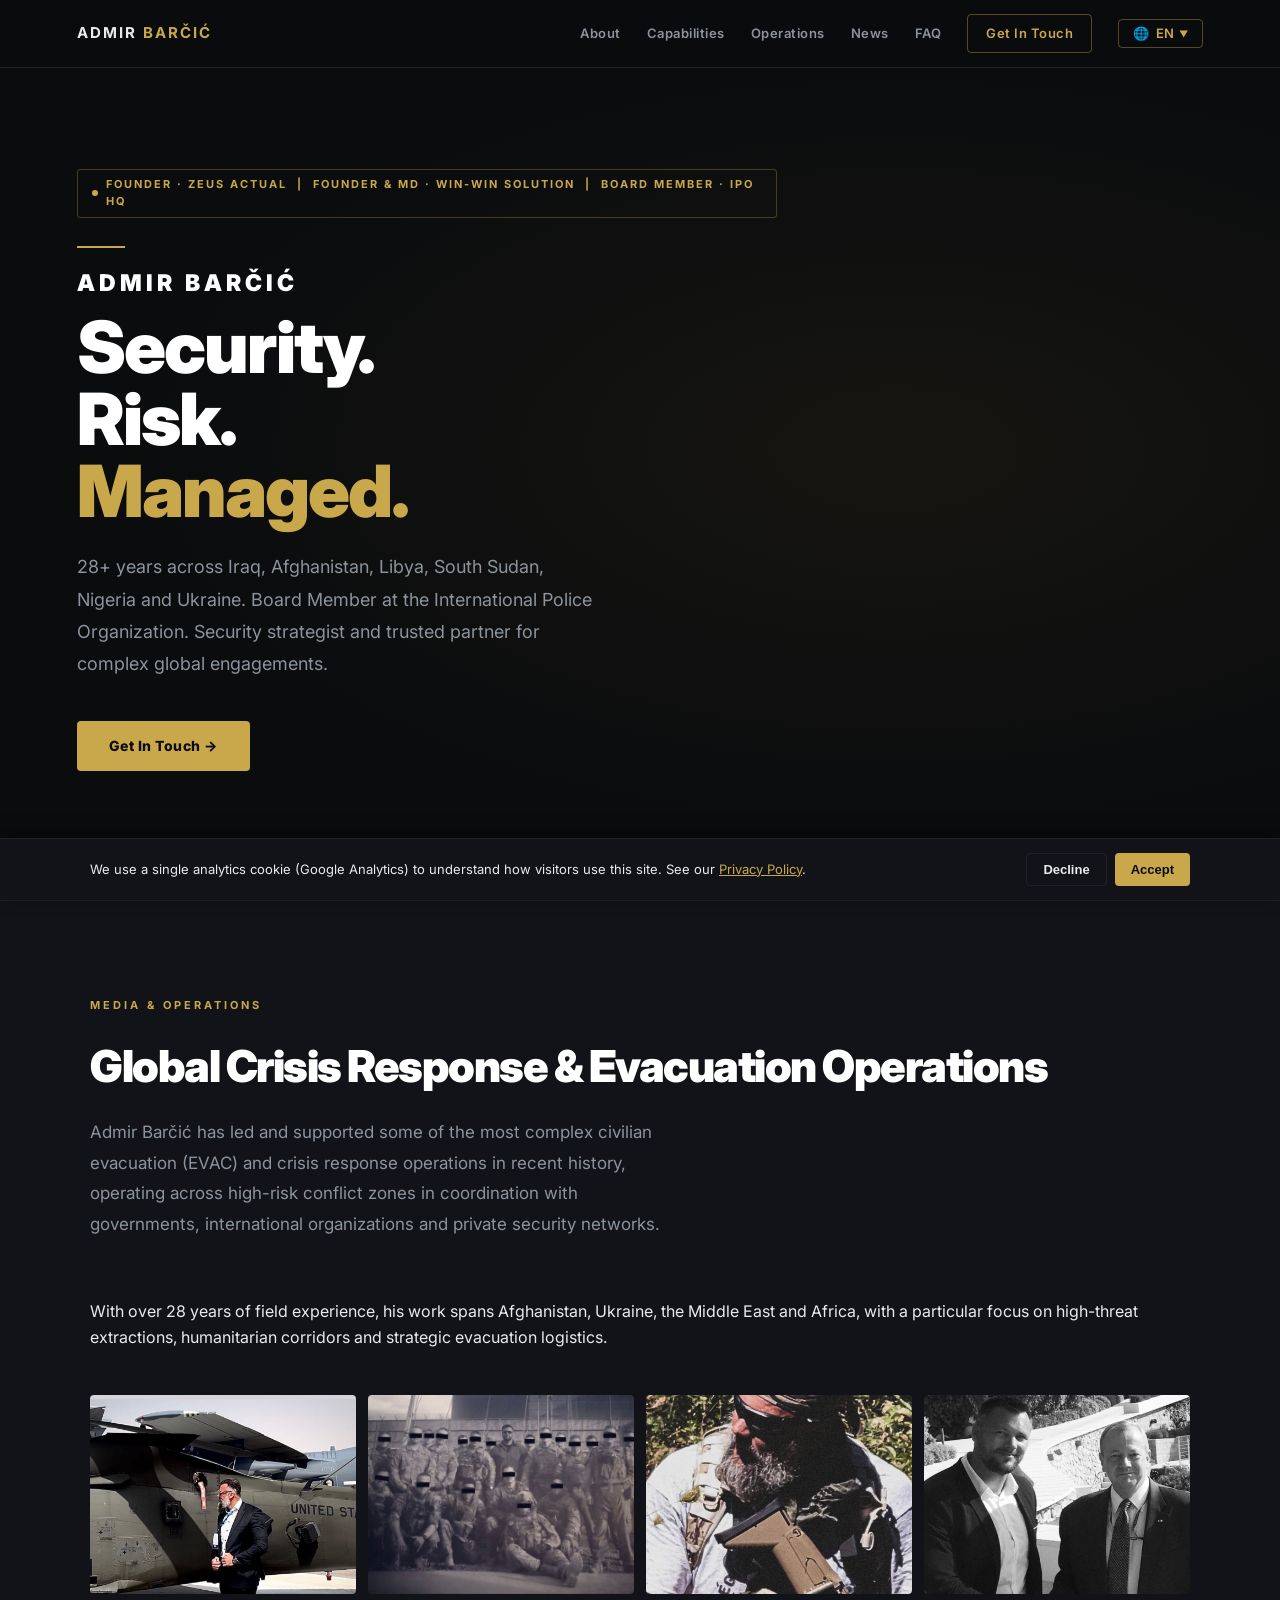
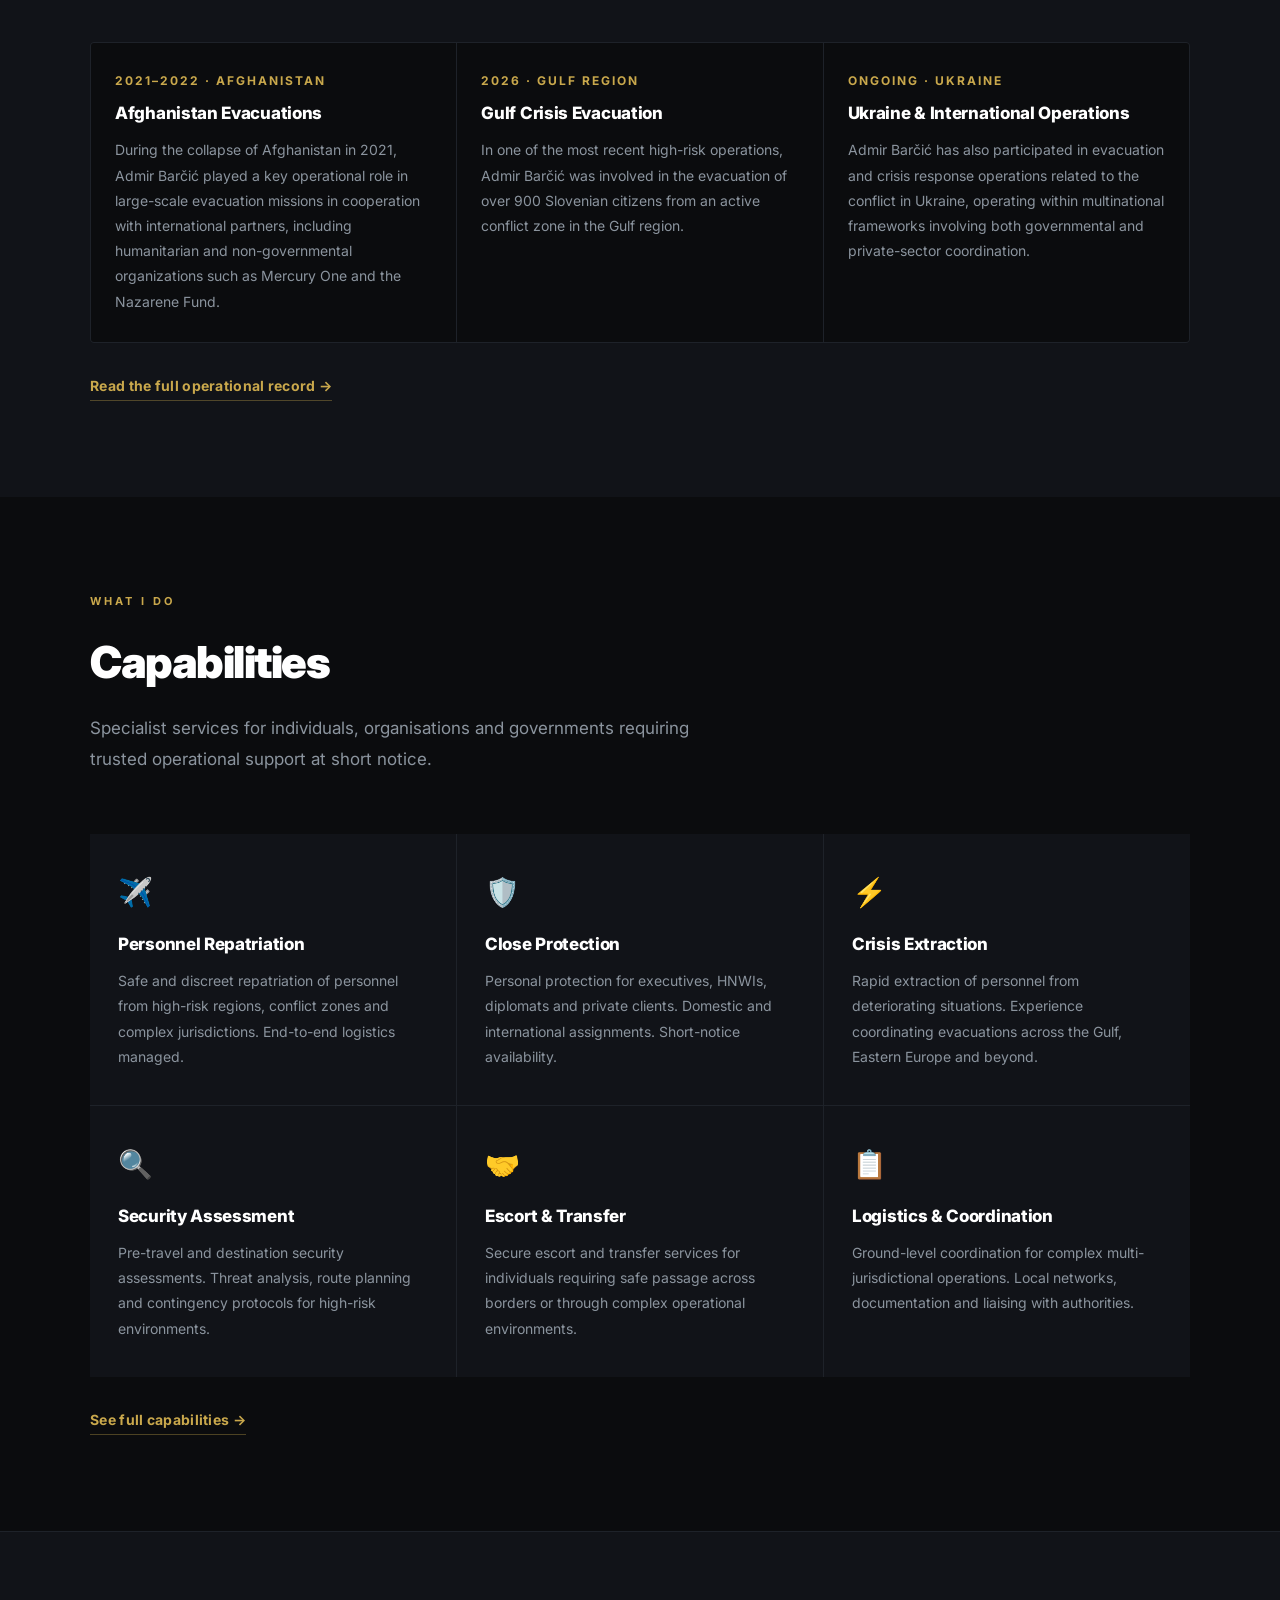
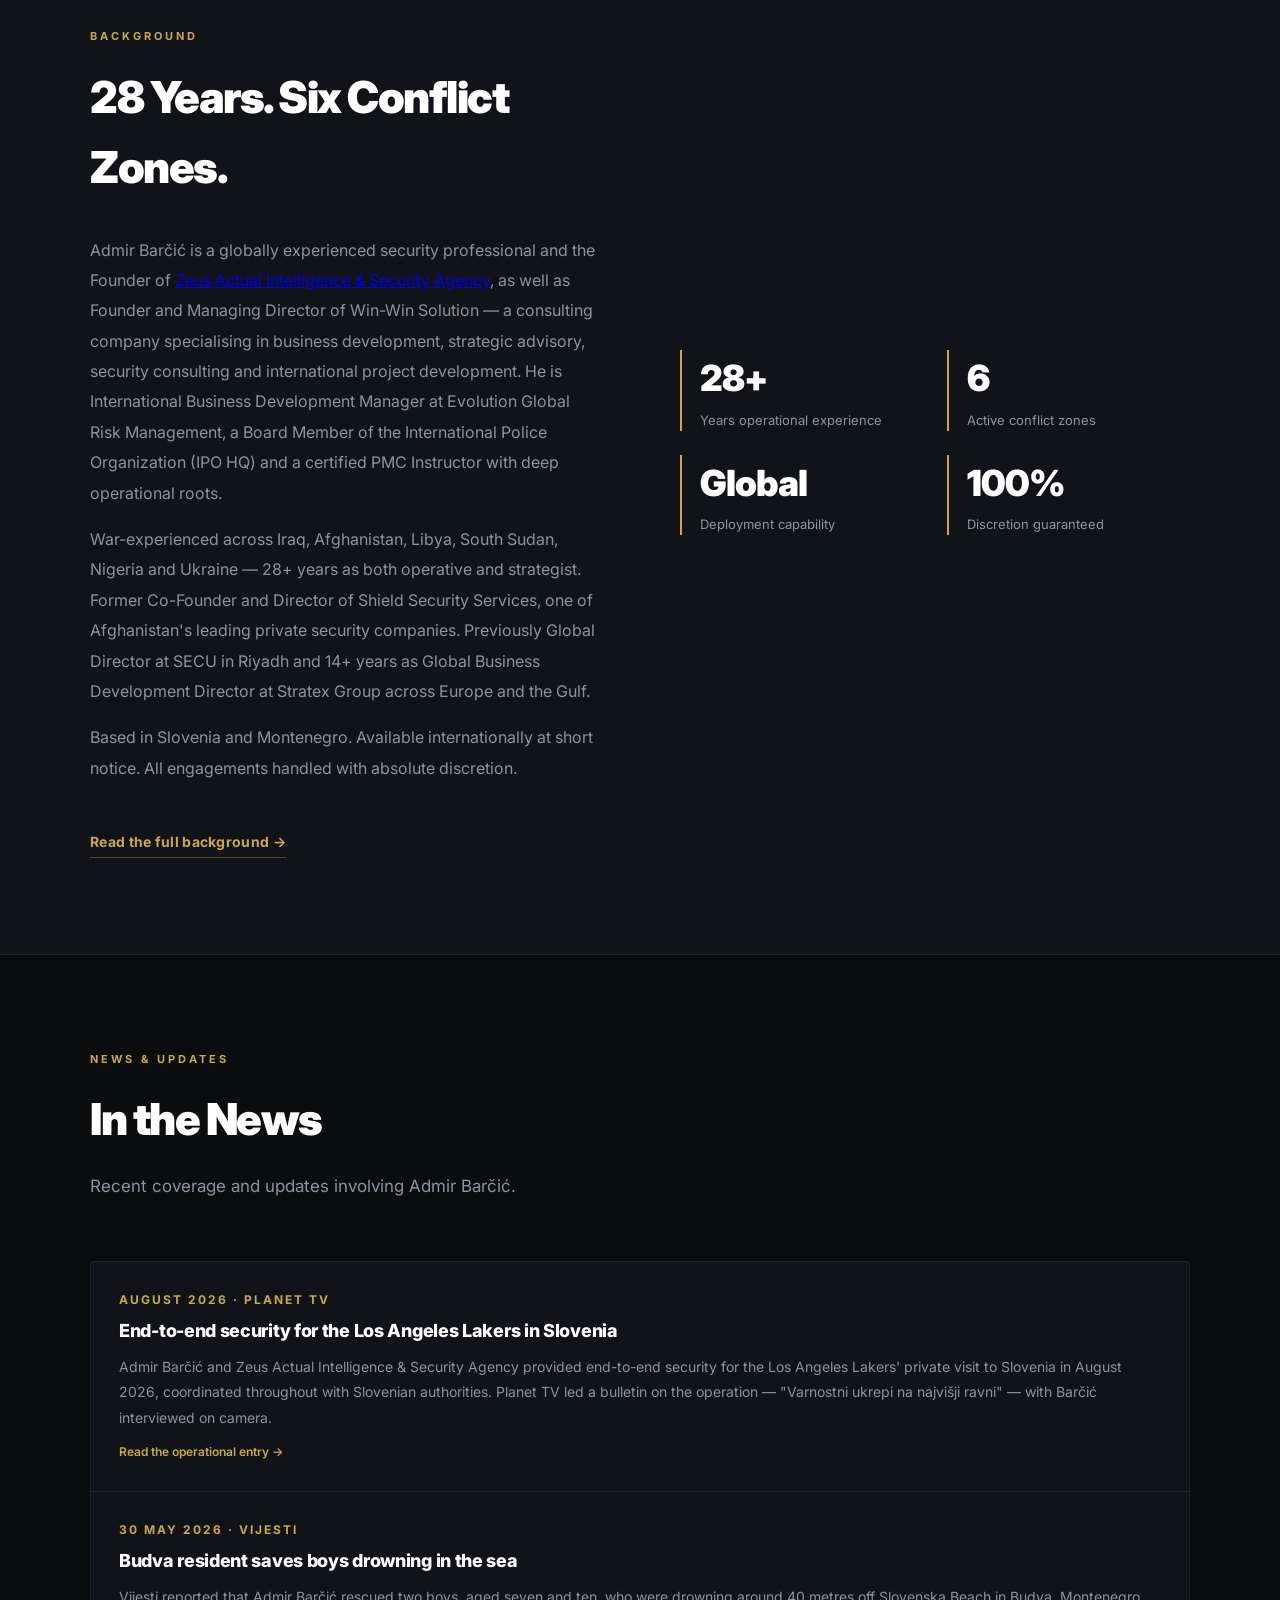
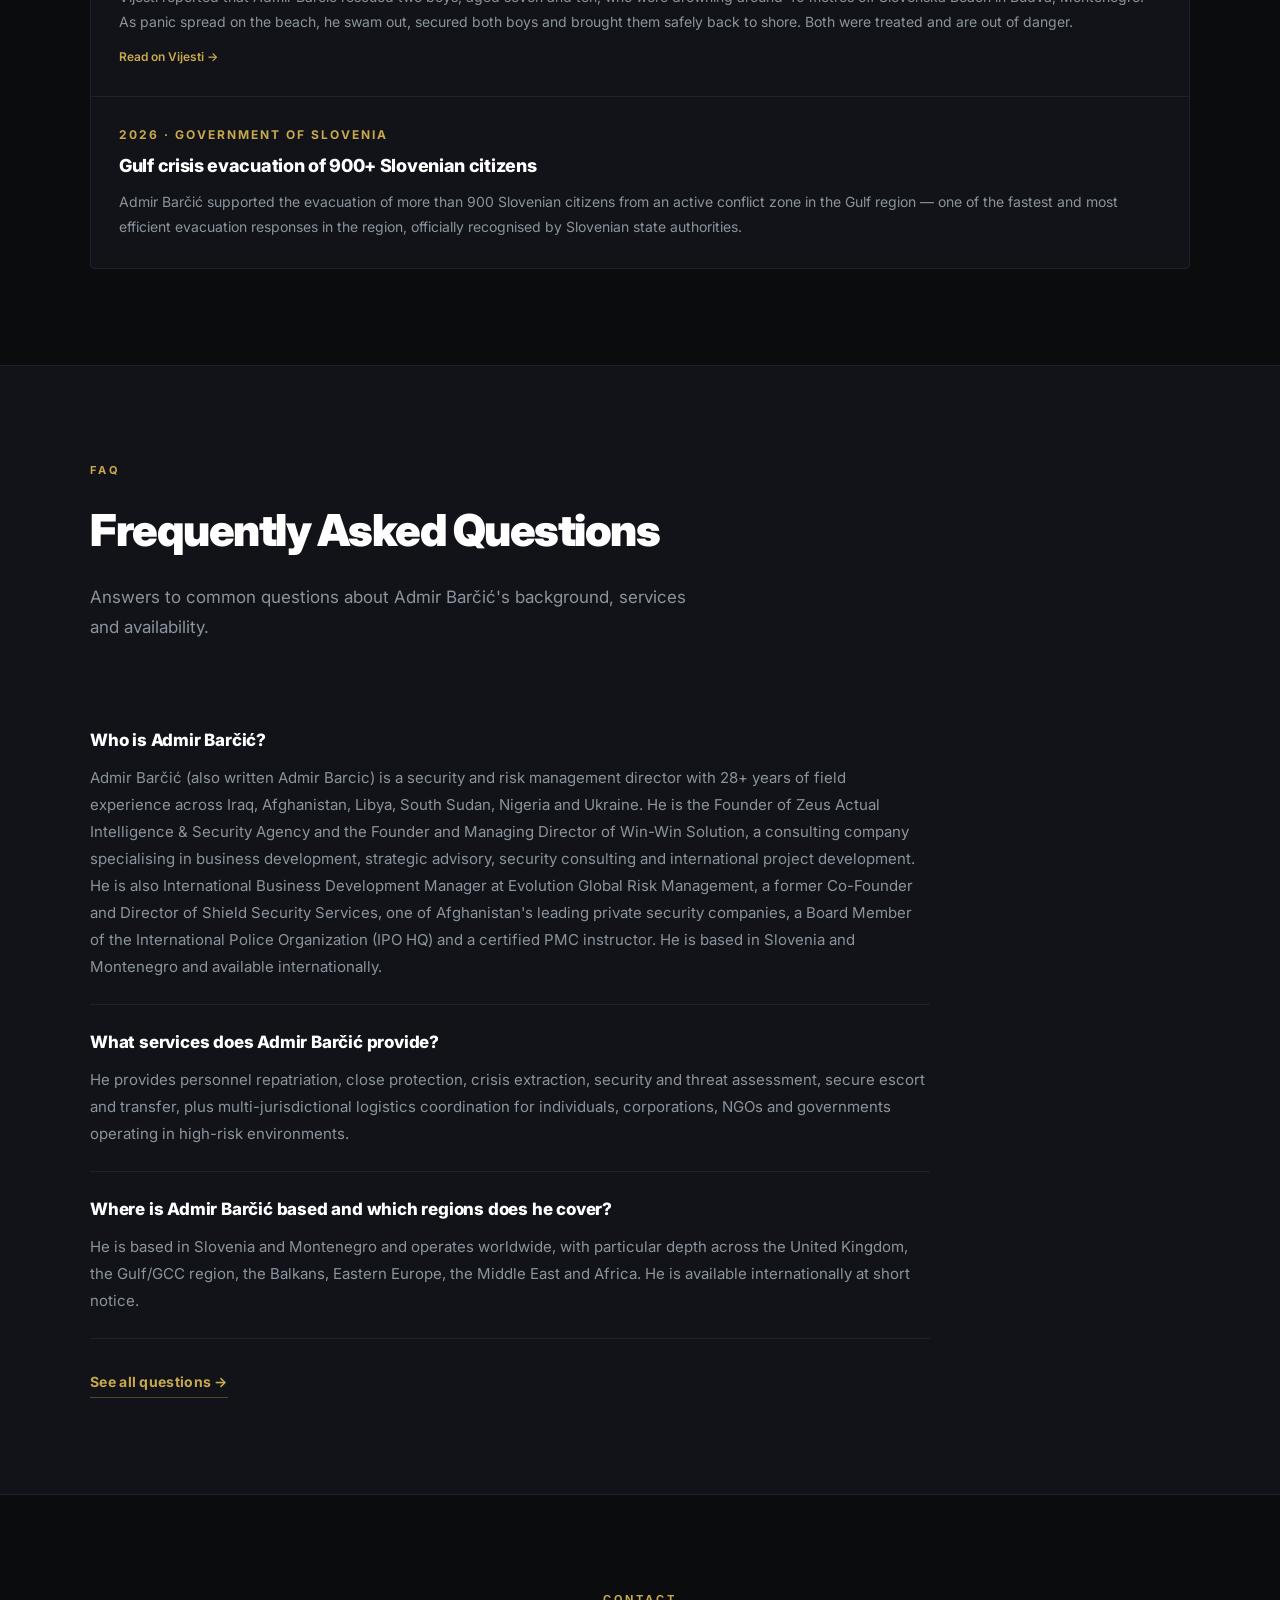
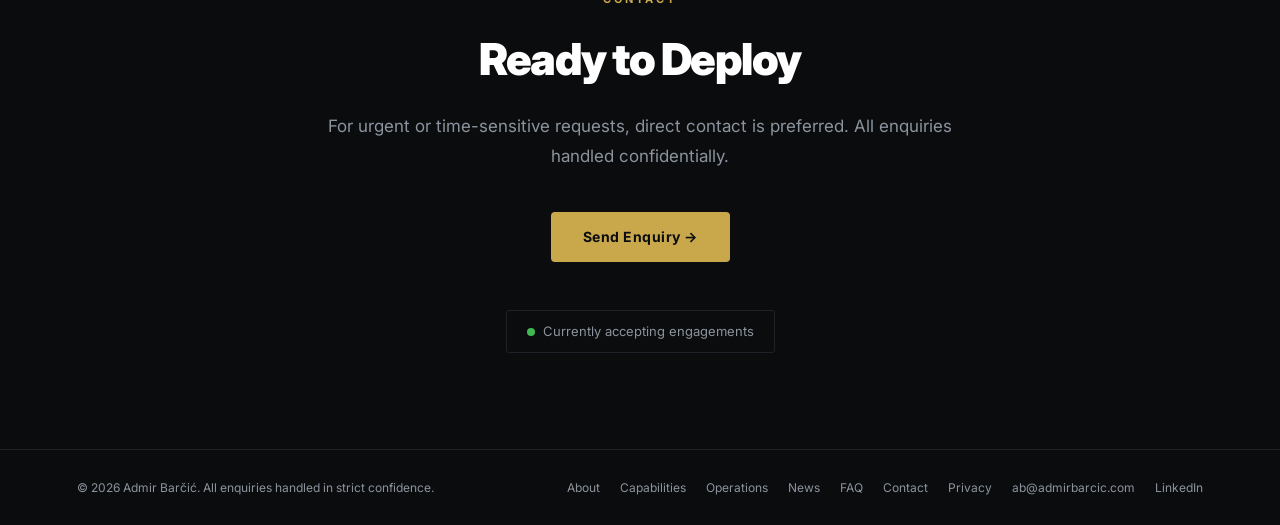
<file: index.html>
<!DOCTYPE html>
<html lang="en-GB">
<head>
<meta charset="UTF-8">
<meta name="viewport" content="width=device-width,initial-scale=1">
<title>Admir Barčić | Security &amp; Risk Management Consultant</title>
<meta name="description" content="Admir Barčić: 28+ years of security and risk management in Iraq, Afghanistan, Libya, South Sudan, Nigeria and Ukraine. Founder of Zeus Actual.">
<meta name="robots" content="index, follow">

<!-- Favicon -->
<link rel="icon" type="image/svg+xml" href="data:image/svg+xml,<svg xmlns='http://www.w3.org/2000/svg' viewBox='0 0 100 100'><rect width='100' height='100' rx='12' fill='%230b0c0e'/><text y='.9em' font-size='80' x='10' fill='%23c9a84c' font-family='serif' font-weight='bold'>A</text></svg>">
<link rel="shortcut icon" href="data:image/svg+xml,<svg xmlns='http://www.w3.org/2000/svg' viewBox='0 0 100 100'><rect width='100' height='100' rx='12' fill='%230b0c0e'/><text y='.9em' font-size='80' x='10' fill='%23c9a84c' font-family='serif' font-weight='bold'>A</text></svg>">

<!-- Open Graph -->
<meta property="og:type" content="website">
<meta property="og:url" content="https://admirbarcic.com">
<meta property="og:title" content="Admir Barčić | Security &amp; Risk Management Consultant">
<meta property="og:description" content="Admir Barčić: 28+ years of security and risk management in Iraq, Afghanistan, Libya, South Sudan, Nigeria and Ukraine. Founder of Zeus Actual.">
<meta property="og:image" content="https://admirbarcic.com/og-image.png">
<meta property="og:image:width" content="1200">
<meta property="og:image:height" content="630">
<meta property="og:site_name" content="Admir Barčić">

<!-- Twitter Card -->
<meta name="twitter:card" content="summary_large_image">
<meta name="twitter:title" content="Admir Barčić | Security &amp; Risk Management Consultant">
<meta name="twitter:description" content="Admir Barčić: 28+ years of security and risk management in Iraq, Afghanistan, Libya, South Sudan, Nigeria and Ukraine. Founder of Zeus Actual.">
<meta name="twitter:image" content="https://admirbarcic.com/og-image.png">

<!-- SEO -->
<link rel="canonical" href="https://admirbarcic.com">
<meta name="author" content="Admir Barčić">
<meta name="keywords" content="security risk management, global director, crisis management, threat assessment, close protection, hostile environment, conflict zone security, personnel repatriation, crisis extraction, Afghanistan Iraq Libya security, Gulf evacuation, Balkans security, Zeus Actual Intelligence and Security Agency, Win-Win Solution, Evolution Global Risk Management, Shield Security Services">
<meta name="geo.region" content="GB">
<meta name="language" content="en">

<!-- Schema.org structured data -->
<script type="application/ld+json">
{
  "@context": "https://schema.org",
  "@graph": [
    {
      "@type": "Person",
      "@id": "https://admirbarcic.com/#person",
      "name": "Admir Barčić",
      "alternateName": "Admir Barcic",
      "jobTitle": "Founder, Zeus Actual Intelligence & Security Agency; Founder and Managing Director, Win-Win Solution",
      "description": "Security and risk management strategist with 28+ years of field experience across Iraq, Afghanistan, Libya, South Sudan, Nigeria and Ukraine. Founder of Zeus Actual Intelligence & Security Agency, Founder and Managing Director of Win-Win Solution and International Business Development Manager at Evolution Global Risk Management. Former Co-Founder and Director of Shield Security Services, one of Afghanistan's leading private security companies. Board Member at the International Police Organization (IPO HQ). PMC Instructor.",
      "url": "https://admirbarcic.com/",
      "image": "https://admirbarcic.com/admir.jpg",
      "nationality": {
        "@type": "Country",
        "name": "Bosnia and Herzegovina"
      },
      "homeLocation": {
        "@type": "Place",
        "name": "Budva, Montenegro"
      },
      "workLocation": [
        {
          "@type": "Country",
          "name": "Slovenia"
        },
        {
          "@type": "Country",
          "name": "Montenegro"
        }
      ],
      "email": "ab@admirbarcic.com",
      "worksFor": [
        {
          "@id": "https://admirbarcic.com/#zeus"
        },
        {
          "@id": "https://admirbarcic.com/#winwin"
        },
        {
          "@id": "https://admirbarcic.com/#egrm"
        }
      ],
      "alumniOf": {
        "@id": "https://admirbarcic.com/#shield"
      },
      "memberOf": {
        "@id": "https://admirbarcic.com/#ipo"
      },
      "subjectOf": {
        "@id": "https://admirbarcic.com/#news-rescue"
      },
      "knowsLanguage": [
        "English",
        "Slovenian",
        "Bosnian"
      ],
      "knowsAbout": [
        "Security Risk Management",
        "Crisis Management",
        "Civilian Evacuation Operations",
        "Threat Assessment",
        "Close Protection",
        "Hostile Environment Operations",
        "Multi-jurisdictional Operations",
        "Humanitarian Logistics",
        "Private Military Contracting"
      ],
      "hasOccupation": {
        "@type": "Occupation",
        "name": "Security & Risk Management Director",
        "occupationalCategory": "Security Services"
      },
      "sameAs": [
        "https://www.linkedin.com/in/admir-barcic-194a5167/"
      ]
    },
    {
      "@type": "Organization",
      "@id": "https://admirbarcic.com/#zeus",
      "name": "Zeus Actual Intelligence & Security Agency",
      "alternateName": "Zeus Strategic",
      "url": "https://zeusstrategic.me/",
      "description": "Intelligence and security agency founded by Admir Barčić, providing intelligence, security and risk services to governments, international organisations and private clients.",
      "founder": {
        "@id": "https://admirbarcic.com/#person"
      },
      "employee": {
        "@id": "https://admirbarcic.com/#person"
      }
    },
    {
      "@type": "Organization",
      "@id": "https://admirbarcic.com/#winwin",
      "name": "Win-Win Solution",
      "description": "Consulting company specialising in business development, strategic advisory, security consulting and international project development.",
      "founder": {
        "@id": "https://admirbarcic.com/#person"
      },
      "employee": {
        "@id": "https://admirbarcic.com/#person"
      }
    },
    {
      "@type": "Organization",
      "@id": "https://admirbarcic.com/#shield",
      "name": "Shield Security Services",
      "description": "One of Afghanistan's leading private security companies. Co-founded by Admir Barčić, who served as Director.",
      "founder": {
        "@id": "https://admirbarcic.com/#person"
      }
    },
    {
      "@type": "Organization",
      "@id": "https://admirbarcic.com/#egrm",
      "name": "Evolution Global Risk Management",
      "description": "Global risk management firm providing security, crisis response and evacuation services to governments, international organisations and private clients.",
      "employee": {
        "@id": "https://admirbarcic.com/#person"
      }
    },
    {
      "@type": "Organization",
      "@id": "https://admirbarcic.com/#ipo",
      "name": "International Police Organization",
      "alternateName": "IPO HQ"
    },
    {
      "@type": "NewsArticle",
      "@id": "https://admirbarcic.com/#news-rescue",
      "headline": "Budva resident saves boys drowning in the sea",
      "datePublished": "2026-05-30",
      "author": {
        "@type": "Person",
        "name": "Vuk Lajović"
      },
      "publisher": {
        "@type": "NewsMediaOrganization",
        "name": "Vijesti",
        "url": "https://www.vijesti.me/"
      },
      "url": "https://en.vijesti.me/news-b/society/810983/Budva-resident-saves-boys-drowning-in-the-sea",
      "about": {
        "@id": "https://admirbarcic.com/#person"
      },
      "description": "Admir Barčić rescued two boys, aged seven and ten, who were drowning off Slovenska Beach in Budva, Montenegro, swimming both safely to shore."
    },
    {
      "@type": "ProfessionalService",
      "@id": "https://admirbarcic.com/#service",
      "name": "Admir Barčić — Security & Risk Consulting",
      "url": "https://admirbarcic.com/",
      "provider": {
        "@id": "https://admirbarcic.com/#person"
      },
      "areaServed": [
        {
          "@type": "Place",
          "name": "Worldwide"
        },
        {
          "@type": "Country",
          "name": "United Kingdom"
        },
        {
          "@type": "Place",
          "name": "Gulf Cooperation Council (GCC) region"
        },
        {
          "@type": "Country",
          "name": "Slovenia"
        },
        {
          "@type": "Country",
          "name": "Montenegro"
        },
        {
          "@type": "Place",
          "name": "Balkans"
        },
        {
          "@type": "Place",
          "name": "Middle East"
        },
        {
          "@type": "Place",
          "name": "Africa"
        }
      ],
      "availableChannel": {
        "@type": "ServiceChannel",
        "serviceUrl": "https://admirbarcic.com/#contact",
        "availableLanguage": [
          "English",
          "Slovenian",
          "Bosnian"
        ]
      },
      "serviceType": [
        "Personnel Repatriation",
        "Close Protection",
        "Crisis Extraction",
        "Security Assessment",
        "Secure Escort and Transfer",
        "Logistics and Multi-jurisdictional Coordination"
      ]
    },
    {
      "@type": "WebSite",
      "@id": "https://admirbarcic.com/#website",
      "url": "https://admirbarcic.com/",
      "name": "Admir Barčić",
      "publisher": {
        "@id": "https://admirbarcic.com/#person"
      },
      "inLanguage": "en"
    }
  ]
}
</script>
<link rel="preconnect" href="https://fonts.googleapis.com">
<link rel="preconnect" href="https://fonts.gstatic.com" crossorigin>
<link href="https://fonts.googleapis.com/css2?family=Inter:wght@400;500;600;700;800;900&display=swap" rel="stylesheet">
<link rel="stylesheet" href="/css/site.css">
<style>
html,body{background:var(--bg);color:var(--text);font-family:'Inter',sans-serif;line-height:1.6;-webkit-font-smoothing:antialiased;overflow-x:hidden}


/* HERO */
.hero{min-height:100vh;display:flex;align-items:center;padding:120px 6% 80px;position:relative;overflow:hidden}
.hero::before{content:'';position:absolute;top:0;left:0;right:0;bottom:0;background:radial-gradient(ellipse at 70% 50%,rgba(201,168,76,.06) 0%,transparent 60%)}
.hero-inner{max-width:700px;position:relative;z-index:1}
.hero-badge{display:inline-flex;align-items:center;gap:8px;font-size:11px;font-weight:700;text-transform:uppercase;letter-spacing:2px;color:var(--accent);margin-bottom:28px;padding:6px 14px;border:1px solid rgba(201,168,76,.3);border-radius:3px}
.hero-badge::before{content:'';width:6px;height:6px;background:var(--accent);border-radius:50%;animation:pulse 2s infinite}
@keyframes pulse{0%,100%{opacity:1}50%{opacity:.3}}
h1{font-size:clamp(36px,6vw,72px);font-weight:900;letter-spacing:-2px;line-height:1.0;margin-bottom:24px;color:#fff}
h1 span{color:var(--accent)}
.hero-sub{font-size:18px;color:var(--muted);max-width:520px;line-height:1.8;margin-bottom:40px}
.hero-cta{display:inline-block;background:var(--accent);color:#0b0c0e;padding:14px 32px;font-size:14px;font-weight:800;text-decoration:none;letter-spacing:.5px;border-radius:4px;transition:.2s}
.hero-cta:hover{opacity:.85}
.hero-divider{width:48px;height:2px;background:var(--accent);margin-bottom:24px}
@media(max-width:900px){.hero{min-height:0;padding:112px 6% 64px}.hero-badge{line-height:1.7}}

/* SERVICES */
section{padding:96px 6%}
.section-inner{max-width:1100px;margin:0 auto}
.section-label{font-size:11px;font-weight:700;text-transform:uppercase;letter-spacing:3px;color:var(--accent);margin-bottom:16px}
h2{font-size:clamp(28px,4vw,44px);font-weight:900;letter-spacing:-1.5px;color:#fff;margin-bottom:16px}
.section-intro{font-size:17px;color:var(--muted);max-width:600px;line-height:1.8;margin-bottom:60px}

.services-grid{display:grid;grid-template-columns:repeat(3,1fr);gap:1px;background:var(--border)}
@media(max-width:700px){.services-grid{grid-template-columns:1fr}}
.service-card{background:var(--surface);padding:36px 28px;transition:.2s}
.service-card:hover{background:#161b22}
.service-icon{font-size:28px;margin-bottom:16px}
.service-card h3{font-size:17px;font-weight:800;color:#fff;margin-bottom:10px;letter-spacing:-.3px}
.service-card p{font-size:14px;color:var(--muted);line-height:1.8}

/* PROFILE */
.profile-section{background:var(--surface);border-top:1px solid var(--border);border-bottom:1px solid var(--border)}
.profile-inner{max-width:1100px;margin:0 auto;display:grid;grid-template-columns:1fr 1fr;gap:80px;align-items:center}
@media(max-width:768px){.profile-inner{grid-template-columns:1fr;gap:40px}}
.profile-stats{display:grid;grid-template-columns:1fr 1fr;gap:24px}
.stat{border-left:2px solid var(--accent);padding-left:18px}
.stat-num{font-size:36px;font-weight:900;color:#fff;letter-spacing:-1px}
.stat-label{font-size:13px;color:var(--muted);margin-top:2px}
.profile-text p{font-size:16px;color:var(--muted);line-height:1.9;margin-bottom:16px}

/* NEWS */
.news-list{display:grid;gap:1px;background:var(--border);border:1px solid var(--border);border-radius:4px;overflow:hidden}
.news-item{background:var(--surface);padding:28px;display:block;text-decoration:none;transition:.2s}
a.news-item:hover{background:#161b22}
.news-date{font-size:12px;font-weight:700;text-transform:uppercase;letter-spacing:2px;color:var(--accent);margin-bottom:8px}
.news-item h3{font-size:18px;font-weight:800;color:#fff;margin-bottom:8px;letter-spacing:-.3px}
.news-item p{font-size:14px;color:var(--muted);line-height:1.8}
.news-source{font-size:12px;font-weight:600;color:var(--accent);margin-top:12px;display:inline-block}

/* OPERATIONS MEDIA */
.ops-media{display:grid;grid-template-columns:repeat(4,1fr);gap:12px;margin:44px 0 0}
.ops-media img{width:100%;height:auto;aspect-ratio:4/3;object-fit:cover;object-position:center 25%;border-radius:4px;display:block}
@media(max-width:820px){.ops-media{grid-template-columns:repeat(2,1fr)}}

/* OPERATIONS HIGHLIGHTS */
.op-grid{display:grid;grid-template-columns:repeat(3,1fr);gap:1px;background:var(--border);border:1px solid var(--border);border-radius:4px;overflow:hidden;margin-top:48px}
@media(max-width:820px){.op-grid{grid-template-columns:1fr}}
.op-card{background:var(--bg);padding:28px 24px}
.op-date{font-size:12px;font-weight:700;text-transform:uppercase;letter-spacing:2px;color:var(--accent);margin-bottom:10px}
.op-card h3{font-size:17px;font-weight:800;color:#fff;margin-bottom:10px;letter-spacing:-.3px}
.op-card p{font-size:14px;color:var(--muted);line-height:1.8}

/* SECTION "read more" LINK */
.section-more{display:inline-block;margin-top:32px;font-size:14px;font-weight:700;color:var(--accent);text-decoration:none;letter-spacing:.3px;border-bottom:1px solid rgba(201,168,76,.35);padding-bottom:3px;transition:.2s}
.section-more:hover{border-bottom-color:var(--accent)}

/* FAQ */
.faq-list{max-width:840px}
.faq-item{border-bottom:1px solid var(--border);padding:24px 0}
.faq-item h3{font-size:17px;font-weight:800;color:#fff;margin-bottom:10px;letter-spacing:-.2px}
.faq-item p{font-size:15px;color:var(--muted);line-height:1.8}

/* CONTACT */
.contact-section{background:var(--bg)}
.contact-box{max-width:680px;margin:0 auto;text-align:center}
.contact-box h2{margin-bottom:16px}
.contact-box p{font-size:17px;color:var(--muted);margin-bottom:40px;line-height:1.8}
.contact-options{display:flex;gap:16px;justify-content:center;flex-wrap:wrap}
.contact-btn{padding:14px 32px;font-size:14px;font-weight:700;text-decoration:none;border-radius:4px;letter-spacing:.5px;transition:.2s}
.contact-btn.primary{background:var(--accent);color:#0b0c0e}
.contact-btn.primary:hover{opacity:.85}
.contact-btn.secondary{border:1px solid var(--border);color:var(--text)}
.contact-btn.secondary:hover{border-color:rgba(201,168,76,.4);color:var(--accent)}
.availability{display:inline-flex;align-items:center;gap:8px;font-size:13px;color:var(--muted);margin-top:28px;padding:10px 20px;border:1px solid var(--border);border-radius:3px}
.dot{width:8px;height:8px;background:#3fb950;border-radius:50%;animation:pulse 2s infinite}

</style>
</head>
<body>

<nav>
<a href="/" class="logo">Admir <span>Barčić</span></a>
<button class="nav-toggle" type="button" aria-label="Open menu" aria-expanded="false" aria-controls="nav-links"><span></span><span></span><span></span></button>
<div class="nav-links" id="nav-links">
<a href="/about.html" class="nav-link">About</a>
<a href="/capabilities.html" class="nav-link">Capabilities</a>
<a href="/operations/" class="nav-link">Operations</a>
<a href="/#news" class="nav-link">News</a>
<a href="/faq.html" class="nav-link">FAQ</a>
<a href="/contact.html" class="nav-cta">Get In Touch</a>
</div>
</nav>

<!-- HERO -->
<div class="hero">
<div class="hero-inner">
<div class="hero-badge">Founder · Zeus Actual &nbsp;|&nbsp; Founder &amp; MD · Win-Win Solution &nbsp;|&nbsp; Board Member · IPO HQ</div>
<div class="hero-divider"></div>
<h1><span style="display:block;font-size:.32em;letter-spacing:.18em;text-transform:uppercase;color:#fff;margin-bottom:.7em">Admir Barčić</span>Security.<br>Risk.<br><span>Managed.</span></h1>
<p class="hero-sub">28+ years across Iraq, Afghanistan, Libya, South Sudan, Nigeria and Ukraine. Board Member at the International Police Organization. Security strategist and trusted partner for complex global engagements.</p>
<a href="#contact" class="hero-cta">Get In Touch &rarr;</a>
</div>
</div>

<!-- OPERATIONS -->
<section id="operations" style="background:var(--surface);border-top:1px solid var(--border)">
<div class="section-inner">
<div class="section-label">Media & Operations</div>
<h2>Global Crisis Response & Evacuation Operations</h2>
<p class="section-intro">Admir Barčić has led and supported some of the most complex civilian evacuation (EVAC) and crisis response operations in recent history, operating across high-risk conflict zones in coordination with governments, international organizations and private security networks.</p>

<p style="margin-bottom:40px">With over 28 years of field experience, his work spans Afghanistan, Ukraine, the Middle East and Africa, with a particular focus on high-threat extractions, humanitarian corridors and strategic evacuation logistics.</p>

<div class="ops-media">
<img src="admir-ops-1.jpg" alt="Admir Barčić coordinating field operations in a high-risk zone" width="961" height="1280" loading="lazy" decoding="async">
<img src="admir-ops-2.jpg" alt="Global crisis response operations overseen by Admir Barčić" width="1280" height="885" loading="lazy" decoding="async">
<img src="admir-ops-3.jpg" alt="Civilian evacuation operations coordinated by Admir Barčić" width="966" height="1210" loading="lazy" decoding="async">
<img src="admir-ops-4.jpg" alt="International security operations with Admir Barčić" width="966" height="967" loading="lazy" decoding="async">
</div>

<div class="op-grid">
<div class="op-card">
<div class="op-date">2021&ndash;2022 &middot; Afghanistan</div>
<h3>Afghanistan Evacuations</h3>
<p>During the collapse of Afghanistan in 2021, Admir Barčić played a key operational role in large-scale evacuation missions in cooperation with international partners, including humanitarian and non-governmental organizations such as Mercury One and the Nazarene Fund.</p>
</div>
<div class="op-card">
<div class="op-date">2026 &middot; Gulf region</div>
<h3>Gulf Crisis Evacuation</h3>
<p>In one of the most recent high-risk operations, Admir Barčić was involved in the evacuation of over 900 Slovenian citizens from an active conflict zone in the Gulf region.</p>
</div>
<div class="op-card">
<div class="op-date">Ongoing &middot; Ukraine</div>
<h3>Ukraine &amp; International Operations</h3>
<p>Admir Barčić has also participated in evacuation and crisis response operations related to the conflict in Ukraine, operating within multinational frameworks involving both governmental and private-sector coordination.</p>
</div>
</div>
<a class="section-more" href="/operations/">Read the full operational record &rarr;</a>
</div>
</section>

<!-- SERVICES -->
<section id="services">
<div class="section-inner">
<div class="section-label">What I Do</div>
<h2>Capabilities</h2>
<p class="section-intro">Specialist services for individuals, organisations and governments requiring trusted operational support at short notice.</p>
<div class="services-grid">
<div class="service-card">
<div class="service-icon">✈️</div>
<h3>Personnel Repatriation</h3>
<p>Safe and discreet repatriation of personnel from high-risk regions, conflict zones and complex jurisdictions. End-to-end logistics managed.</p>
</div>
<div class="service-card">
<div class="service-icon">🛡️</div>
<h3>Close Protection</h3>
<p>Personal protection for executives, HNWIs, diplomats and private clients. Domestic and international assignments. Short-notice availability.</p>
</div>
<div class="service-card">
<div class="service-icon">⚡</div>
<h3>Crisis Extraction</h3>
<p>Rapid extraction of personnel from deteriorating situations. Experience coordinating evacuations across the Gulf, Eastern Europe and beyond.</p>
</div>
<div class="service-card">
<div class="service-icon">🔍</div>
<h3>Security Assessment</h3>
<p>Pre-travel and destination security assessments. Threat analysis, route planning and contingency protocols for high-risk environments.</p>
</div>
<div class="service-card">
<div class="service-icon">🤝</div>
<h3>Escort & Transfer</h3>
<p>Secure escort and transfer services for individuals requiring safe passage across borders or through complex operational environments.</p>
</div>
<div class="service-card">
<div class="service-icon">📋</div>
<h3>Logistics & Coordination</h3>
<p>Ground-level coordination for complex multi-jurisdictional operations. Local networks, documentation and liaising with authorities.</p>
</div>
</div>
<a class="section-more" href="/capabilities.html">See full capabilities &rarr;</a>
</div>
</section>

<!-- PROFILE -->
<section class="profile-section" id="about">
<div class="profile-inner">
<div>
<div class="section-label">Background</div>
<h2>28 Years. Six Conflict Zones.</h2>
<div style="margin-top:32px">
<div class="profile-text">
<p>Admir Barčić is a globally experienced security professional and the Founder of <a href="https://zeusstrategic.me/" target="_blank" rel="noopener">Zeus Actual Intelligence &amp; Security Agency</a>, as well as Founder and Managing Director of Win-Win Solution — a consulting company specialising in business development, strategic advisory, security consulting and international project development. He is International Business Development Manager at Evolution Global Risk Management, a Board Member of the International Police Organization (IPO HQ) and a certified PMC Instructor with deep operational roots.</p>
<p>War-experienced across Iraq, Afghanistan, Libya, South Sudan, Nigeria and Ukraine — 28+ years as both operative and strategist. Former Co-Founder and Director of Shield Security Services, one of Afghanistan's leading private security companies. Previously Global Director at SECU in Riyadh and 14+ years as Global Business Development Director at Stratex Group across Europe and the Gulf.</p>
<p>Based in Slovenia and Montenegro. Available internationally at short notice. All engagements handled with absolute discretion.</p>
<a class="section-more" href="/about.html">Read the full background &rarr;</a>
</div>
</div>
</div>
<div class="profile-stats">
<div class="stat">
<div class="stat-num">28+</div>
<div class="stat-label">Years operational experience</div>
</div>
<div class="stat">
<div class="stat-num">6</div>
<div class="stat-label">Active conflict zones</div>
</div>
<div class="stat">
<div class="stat-num">Global</div>
<div class="stat-label">Deployment capability</div>
</div>
<div class="stat">
<div class="stat-num">100%</div>
<div class="stat-label">Discretion guaranteed</div>
</div>
</div>
</div>
</section>

<!-- NEWS -->
<section id="news">
<div class="section-inner">
<div class="section-label">News & Updates</div>
<h2>In the News</h2>
<p class="section-intro">Recent coverage and updates involving Admir Barčić.</p>
<div class="news-list">
<a class="news-item" href="/operations/#lakers">
<div class="news-date">August 2026 &middot; Planet TV</div>
<h3>End-to-end security for the Los Angeles Lakers in Slovenia</h3>
<p>Admir Bar&#269;i&#263; and Zeus Actual Intelligence &amp; Security Agency provided end-to-end security for the Los Angeles Lakers' private visit to Slovenia in August 2026, coordinated throughout with Slovenian authorities. Planet TV led a bulletin on the operation &mdash; &quot;Varnostni ukrepi na najvi&scaron;ji ravni&quot; &mdash; with Bar&#269;i&#263; interviewed on camera.</p>
<span class="news-source">Read the operational entry &rarr;</span>
</a>
<a class="news-item" href="https://en.vijesti.me/news-b/society/810983/Budva-resident-saves-boys-drowning-in-the-sea" target="_blank" rel="noopener">
<div class="news-date">30 May 2026 · Vijesti</div>
<h3>Budva resident saves boys drowning in the sea</h3>
<p>Vijesti reported that Admir Barčić rescued two boys, aged seven and ten, who were drowning around 40 metres off Slovenska Beach in Budva, Montenegro. As panic spread on the beach, he swam out, secured both boys and brought them safely back to shore. Both were treated and are out of danger.</p>
<span class="news-source">Read on Vijesti &rarr;</span>
</a>
<div class="news-item">
<div class="news-date">2026 · Government of Slovenia</div>
<h3>Gulf crisis evacuation of 900+ Slovenian citizens</h3>
<p>Admir Barčić supported the evacuation of more than 900 Slovenian citizens from an active conflict zone in the Gulf region — one of the fastest and most efficient evacuation responses in the region, officially recognised by Slovenian state authorities.</p>
</div>
</div>
</div>
</section>

<!-- FAQ -->
<section id="faq" style="background:var(--surface);border-top:1px solid var(--border);border-bottom:1px solid var(--border)">
<div class="section-inner">
<div class="section-label">FAQ</div>
<h2>Frequently Asked Questions</h2>
<p class="section-intro">Answers to common questions about Admir Barčić's background, services and availability.</p>
<div class="faq-list">
<div class="faq-item">
<h3>Who is Admir Barčić?</h3>
<p>Admir Barčić (also written Admir Barcic) is a security and risk management director with 28+ years of field experience across Iraq, Afghanistan, Libya, South Sudan, Nigeria and Ukraine. He is the Founder of Zeus Actual Intelligence &amp; Security Agency and the Founder and Managing Director of Win-Win Solution, a consulting company specialising in business development, strategic advisory, security consulting and international project development. He is also International Business Development Manager at Evolution Global Risk Management, a former Co-Founder and Director of Shield Security Services, one of Afghanistan's leading private security companies, a Board Member of the International Police Organization (IPO HQ) and a certified PMC instructor. He is based in Slovenia and Montenegro and available internationally.</p>
</div>
<div class="faq-item">
<h3>What services does Admir Barčić provide?</h3>
<p>He provides personnel repatriation, close protection, crisis extraction, security and threat assessment, secure escort and transfer, plus multi-jurisdictional logistics coordination for individuals, corporations, NGOs and governments operating in high-risk environments.</p>
</div>
<div class="faq-item">
<h3>Where is Admir Barčić based and which regions does he cover?</h3>
<p>He is based in Slovenia and Montenegro and operates worldwide, with particular depth across the United Kingdom, the Gulf/GCC region, the Balkans, Eastern Europe, the Middle East and Africa. He is available internationally at short notice.</p>
</div>
</div>
<a class="section-more" href="/faq.html">See all questions &rarr;</a>
</div>
</section>

<!-- CONTACT -->
<section class="contact-section" id="contact">
<div class="contact-box">
<div class="section-label" style="text-align:center">Contact</div>
<h2>Ready to Deploy</h2>
<p>For urgent or time-sensitive requests, direct contact is preferred. All enquiries handled confidentially.</p>
<div class="contact-options">
<a href="mailto:ab@admirbarcic.com" class="contact-btn primary">Send Enquiry &rarr;</a>
</div>
<div style="margin-top:20px">
<span class="availability"><span class="dot"></span>Currently accepting engagements</span>
</div>
</div>
</section>

<footer>
<p>&copy; 2026 Admir Barčić. All enquiries handled in strict confidence.</p>
<div class="footer-links">
<a href="/about.html">About</a>
<a href="/capabilities.html">Capabilities</a>
<a href="/operations/">Operations</a>
<a href="/#news">News</a>
<a href="/faq.html">FAQ</a>
<a href="/contact.html">Contact</a>
<a href="/privacy.html">Privacy</a>
<a href="mailto:ab@admirbarcic.com">ab@admirbarcic.com</a>
<a href="https://www.linkedin.com/in/admir-barcic-194a5167/" target="_blank" rel="noopener me">LinkedIn</a>
</div>
</footer>

<script src="/js/nav.js" defer></script>
<script src="/js/lang-switcher.js" defer></script>
<script src="/js/analytics.js" defer></script>

</body>
</html>
</file>
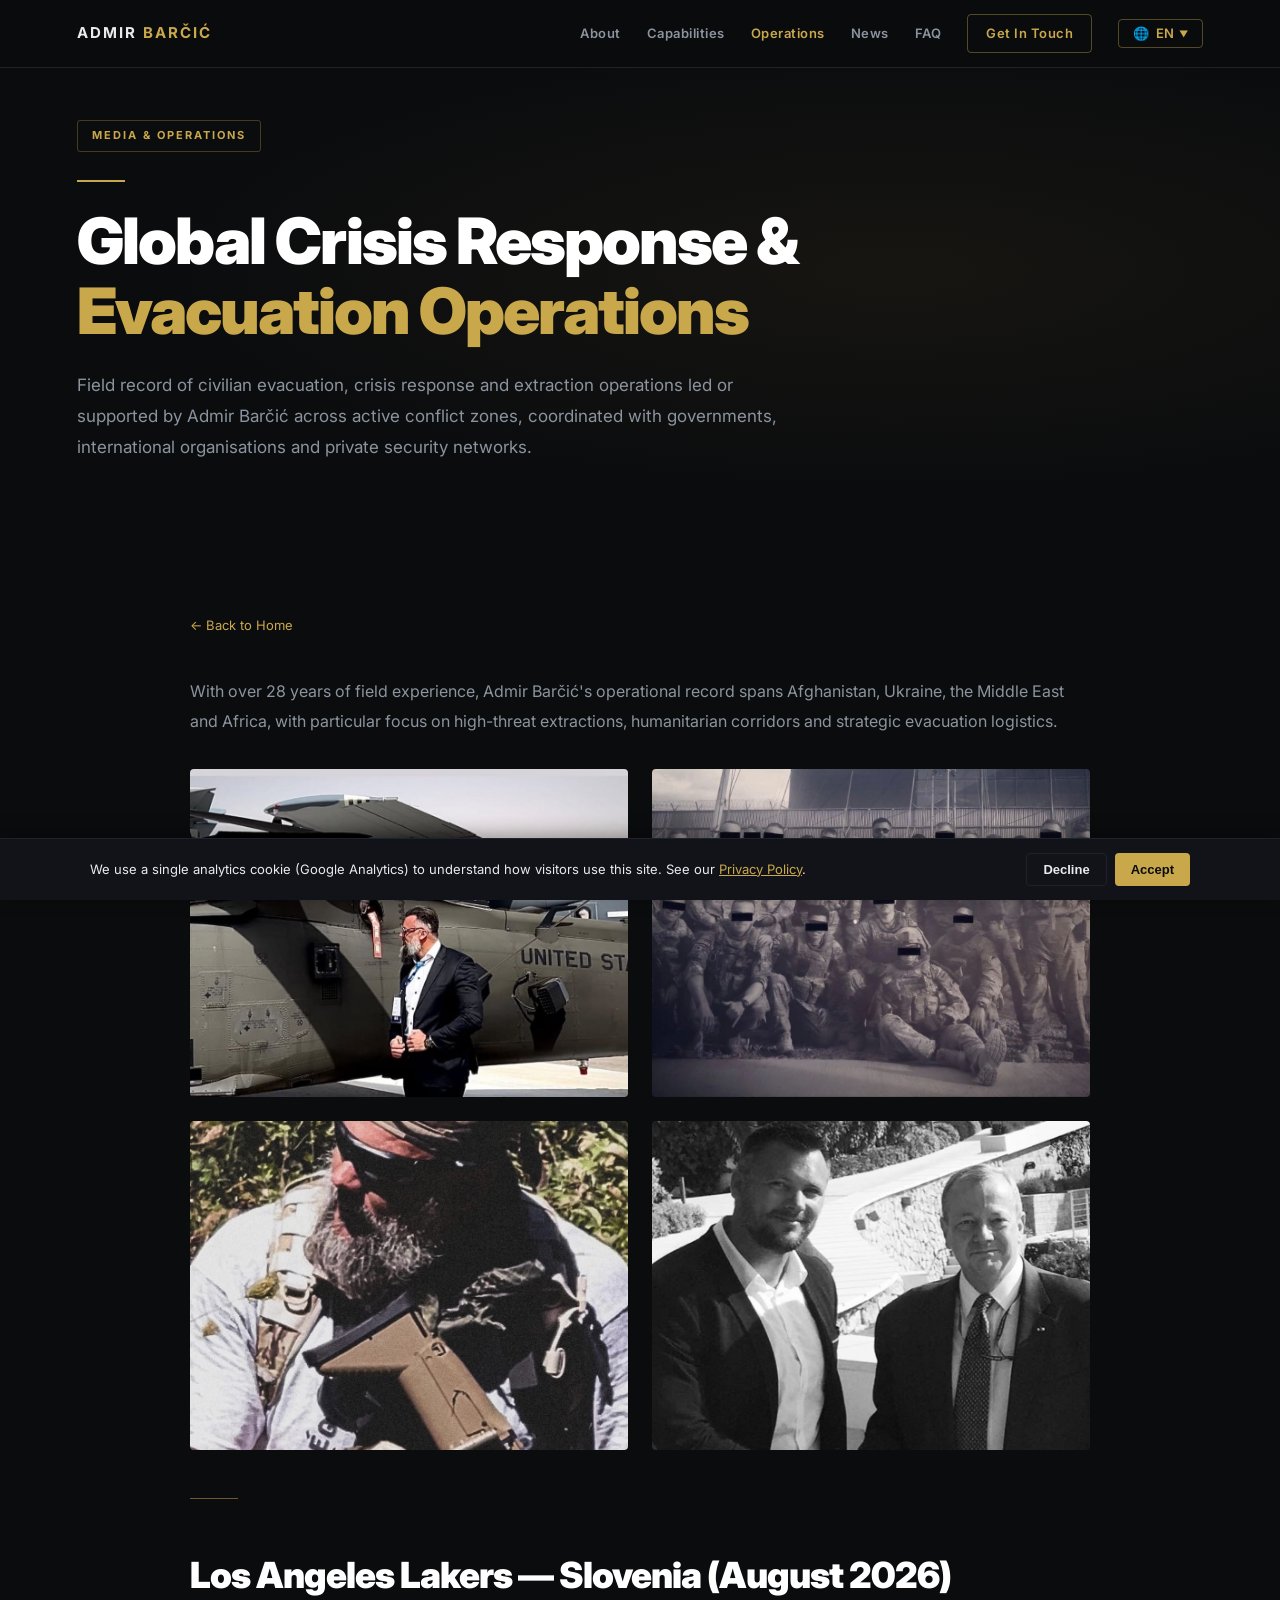
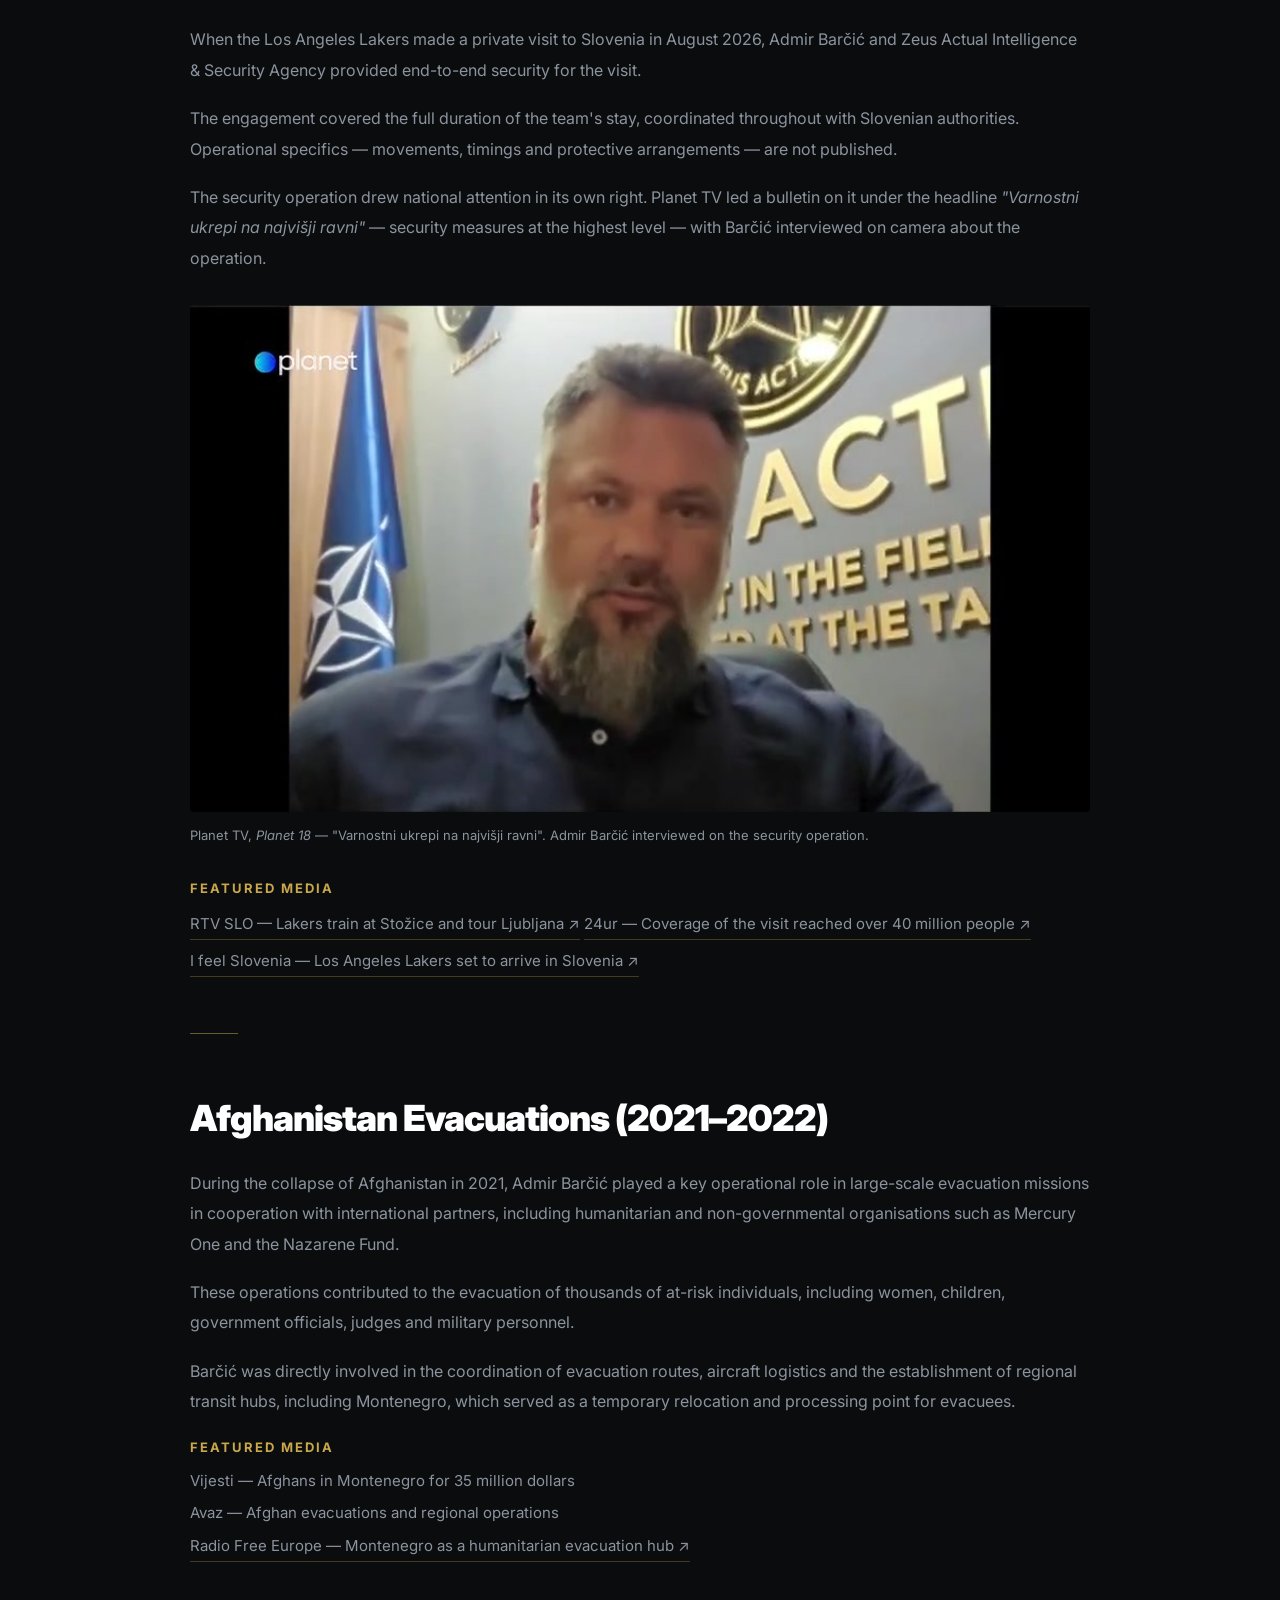
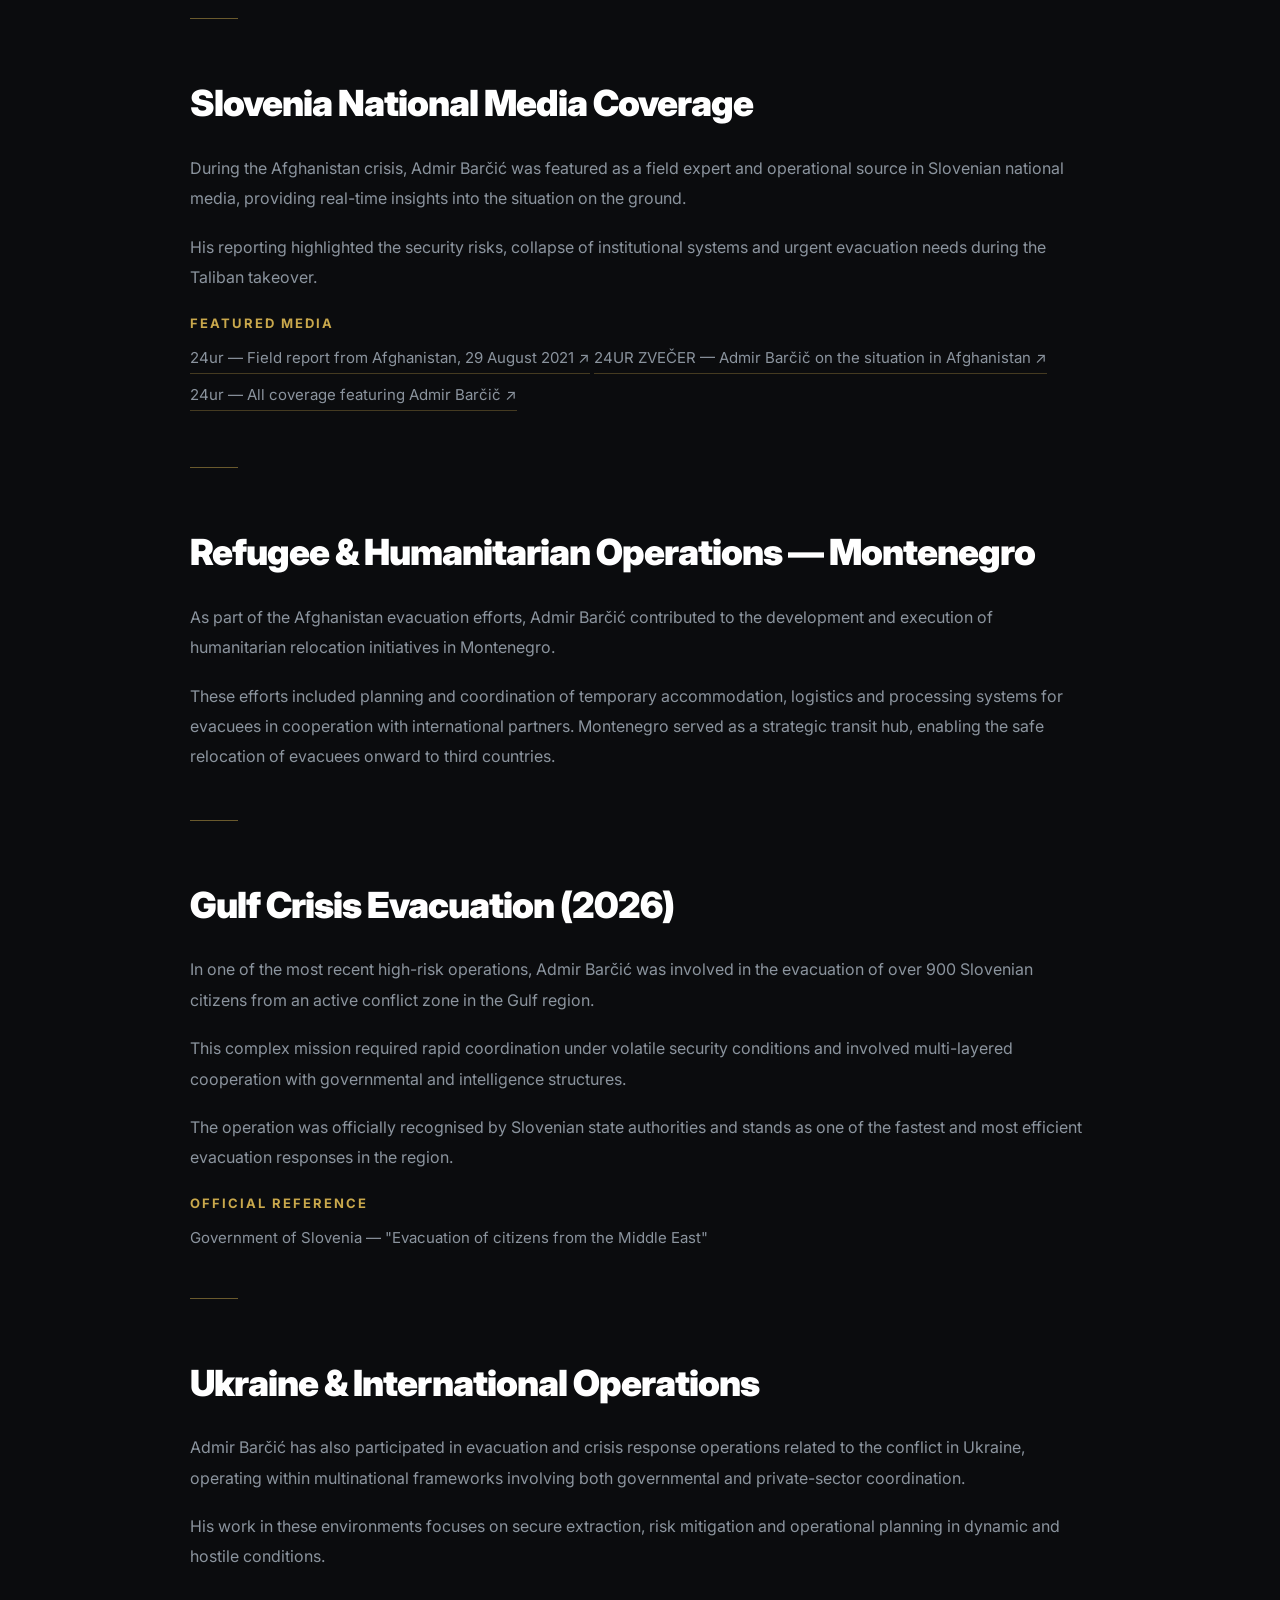
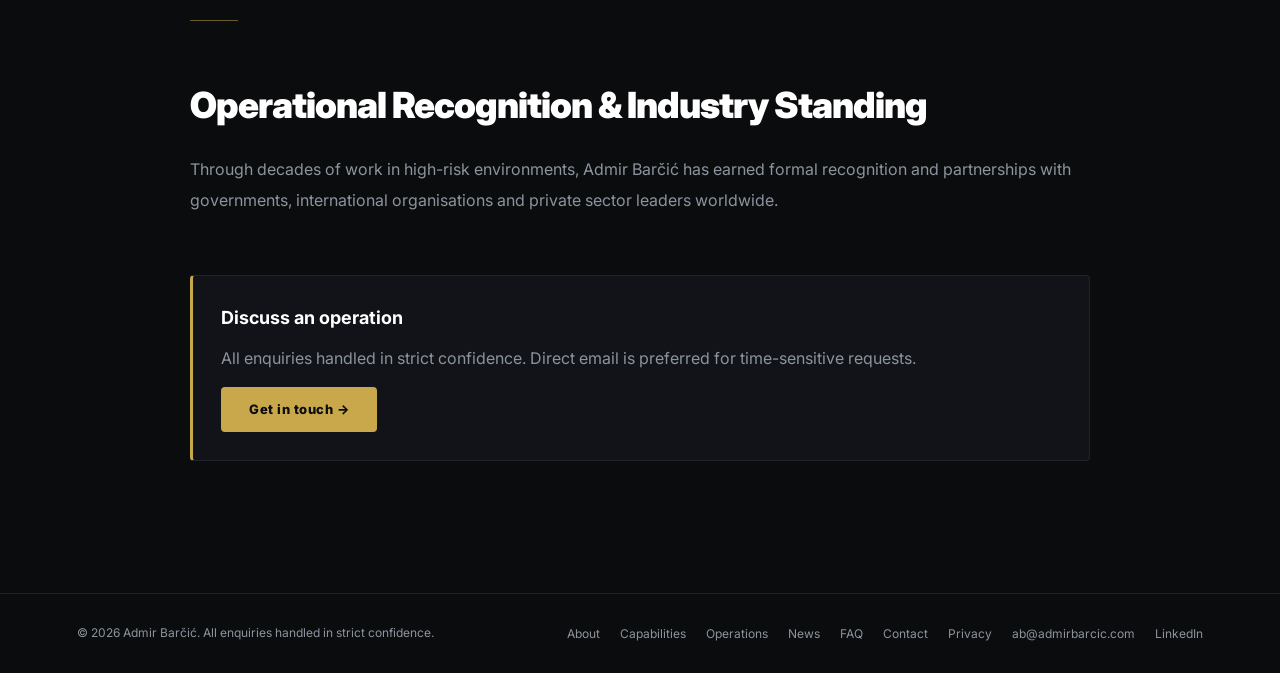
<file: operations/index.html>
<!DOCTYPE html>
<html lang="en-GB">
<head>
<meta charset="UTF-8">
<meta name="viewport" content="width=device-width,initial-scale=1">
<title>Operations | Crisis Response &amp; Evacuation | Admir Barčić</title>
<meta name="description" content="Field record: Afghanistan evacuations, the Gulf Crisis 2026, Ukraine operations, a Montenegro humanitarian hub and event security in Slovenia.">
<meta name="robots" content="index, follow">
<link rel="canonical" href="https://admirbarcic.com/operations/">
<meta property="og:type" content="article">
<meta property="og:url" content="https://admirbarcic.com/operations/">
<meta property="og:title" content="Operations | Crisis Response &amp; Evacuation | Admir Barčić">
<meta property="og:description" content="Field record: Afghanistan evacuations, the Gulf Crisis 2026, Ukraine operations, a Montenegro humanitarian hub and event security in Slovenia.">
<meta property="og:image" content="https://admirbarcic.com/og-image.png">
<meta name="twitter:card" content="summary_large_image">
<meta name="twitter:title" content="Operations | Crisis Response &amp; Evacuation | Admir Barčić">
<meta name="twitter:description" content="Field record: Afghanistan evacuations, the Gulf Crisis 2026, Ukraine operations, a Montenegro humanitarian hub and event security in Slovenia.">
<meta name="twitter:image" content="https://admirbarcic.com/og-image.png">
<link rel="icon" type="image/svg+xml" href="data:image/svg+xml,<svg xmlns='http://www.w3.org/2000/svg' viewBox='0 0 100 100'><rect width='100' height='100' rx='12' fill='%230b0c0e'/><text y='.9em' font-size='80' x='10' fill='%23c9a84c' font-family='serif' font-weight='bold'>A</text></svg>">
<link rel="preconnect" href="https://fonts.googleapis.com">
<link rel="preconnect" href="https://fonts.gstatic.com" crossorigin>
<link href="https://fonts.googleapis.com/css2?family=Inter:wght@400;500;600;700;800;900&display=swap" rel="stylesheet">
<script type="application/ld+json">
{"@context":"https://schema.org","@graph":[
{"@type":"Article","@id":"https://admirbarcic.com/operations/#article","headline":"Global Crisis Response & Evacuation Operations","url":"https://admirbarcic.com/operations/","author":{"@id":"https://admirbarcic.com/#person"},"publisher":{"@id":"https://admirbarcic.com/#person"},"inLanguage":"en","image":"https://admirbarcic.com/og-image.png"},
{"@type":"BreadcrumbList","itemListElement":[
{"@type":"ListItem","position":1,"name":"Home","item":"https://admirbarcic.com/"},
{"@type":"ListItem","position":2,"name":"Operations","item":"https://admirbarcic.com/operations/"}
]}
]}
</script>
<link rel="stylesheet" href="/css/site.css">
<style>
*{box-sizing:border-box;margin:0;padding:0}
:root{--bg:#0b0c0e;--surface:#111318;--border:#1e2229;--text:#e8eaed;--muted:#8b949e;--accent:#c9a84c;--accent-dim:rgba(201,168,76,.1)}
html,body{background:var(--bg);color:var(--text);font-family:'Inter',sans-serif;line-height:1.6;-webkit-font-smoothing:antialiased;overflow-x:hidden}
.hero{min-height:60vh;display:flex;align-items:center;padding:120px 6% 60px;position:relative;overflow:hidden}
.hero::before{content:'';position:absolute;top:0;left:0;right:0;bottom:0;background:radial-gradient(ellipse at 70% 50%,rgba(201,168,76,.06) 0%,transparent 60%)}
.hero-inner{max-width:900px;position:relative;z-index:1}
.hero-badge{display:inline-flex;align-items:center;gap:8px;font-size:11px;font-weight:700;text-transform:uppercase;letter-spacing:2px;color:var(--accent);margin-bottom:28px;padding:6px 14px;border:1px solid rgba(201,168,76,.3);border-radius:3px}
h1{font-size:clamp(36px,6vw,64px);font-weight:900;letter-spacing:-2px;line-height:1.1;margin-bottom:24px;color:#fff}
h1 span{color:var(--accent)}
.hero-sub{font-size:17px;color:var(--muted);max-width:720px;line-height:1.8}
.hero-divider{width:48px;height:2px;background:var(--accent);margin-bottom:24px}
section{padding:72px 6%}
.section-inner{max-width:900px;margin:0 auto}
h2{font-size:clamp(24px,3.4vw,36px);font-weight:900;letter-spacing:-1px;color:#fff;margin:56px 0 20px}
h2:first-of-type{margin-top:0}
p{font-size:16px;color:var(--muted);line-height:1.9;margin-bottom:18px}
strong{color:#fff}
.divider{width:48px;height:1px;background:var(--accent);margin:48px 0;opacity:.5}
.gallery{display:grid;grid-template-columns:repeat(2,1fr);gap:24px;margin:32px 0 48px}
@media(max-width:768px){.gallery{grid-template-columns:1fr}}
.op-video{margin:32px 0}
.op-video img{width:100%;height:auto;display:block;border-radius:4px}
.op-video figcaption{font-size:13px;color:var(--muted);line-height:1.7;margin-top:12px}
.op-video figcaption a{color:var(--accent);text-decoration:none;border-bottom:1px solid rgba(201,168,76,.35)}
.op-video figcaption a:hover{border-bottom-color:var(--accent)}
.gallery img{width:100%;height:auto;aspect-ratio:4/3;object-fit:cover;object-position:center 25%;border-radius:4px;display:block}
.media-list{margin:20px 0}
.media-label{font-size:13px;font-weight:700;text-transform:uppercase;letter-spacing:2px;color:var(--accent);margin-bottom:12px;display:block}
.media-link{display:block;font-size:15px;color:var(--muted);text-decoration:none;margin-bottom:8px;line-height:1.6}
.media-link.external{border-bottom:1px solid rgba(201,168,76,.3);padding-bottom:3px;display:inline-block;transition:.2s}
.media-link.external:hover{color:var(--accent);border-bottom-color:var(--accent)}
.cta-inline{background:var(--surface);border:1px solid var(--border);border-left:3px solid var(--accent);padding:28px;border-radius:4px;margin:60px 0}
.cta-inline h3{color:#fff;font-size:18px;margin:0 0 10px}
.cta-inline p{margin:0 0 14px}
.cta-btn{display:inline-block;background:var(--accent);color:#0b0c0e;padding:12px 28px;font-size:13px;font-weight:800;text-decoration:none;letter-spacing:.5px;border-radius:4px;transition:.2s}
.cta-btn:hover{opacity:.85}
.back-link{display:inline-flex;align-items:center;gap:8px;font-size:13px;color:var(--accent);text-decoration:none;margin-bottom:40px;transition:.2s}
.back-link:hover{opacity:.7}
</style>
</head>
<body>

<nav>
<a href="/" class="logo">Admir <span>Barčić</span></a>
<button class="nav-toggle" type="button" aria-label="Open menu" aria-expanded="false" aria-controls="nav-links"><span></span><span></span><span></span></button>
<div class="nav-links" id="nav-links">
<a href="/about.html" class="nav-link">About</a>
<a href="/capabilities.html" class="nav-link">Capabilities</a>
<a href="/operations/" class="nav-link" aria-current="page">Operations</a>
<a href="/#news" class="nav-link">News</a>
<a href="/faq.html" class="nav-link">FAQ</a>
<a href="/contact.html" class="nav-cta">Get In Touch</a>
</div>
</nav>

<div class="hero">
<div class="hero-inner">
<div class="hero-badge">Media & Operations</div>
<div class="hero-divider"></div>
<h1>Global Crisis Response &<br><span>Evacuation Operations</span></h1>
<p class="hero-sub">Field record of civilian evacuation, crisis response and extraction operations led or supported by Admir Barčić across active conflict zones, coordinated with governments, international organisations and private security networks.</p>
</div>
</div>

<section>
<div class="section-inner">
<a href="/" class="back-link">&larr; Back to Home</a>

<p>With over 28 years of field experience, Admir Barčić's operational record spans Afghanistan, Ukraine, the Middle East and Africa, with particular focus on high-threat extractions, humanitarian corridors and strategic evacuation logistics.</p>

<div class="gallery">
<img src="/admir-ops-1.jpg" alt="Admir Barčić - Field Operations" width="961" height="1280" loading="lazy" decoding="async">
<img src="/admir-ops-2.jpg" alt="Global Crisis Response" width="1280" height="885" loading="lazy" decoding="async">
<img src="/admir-ops-3.jpg" alt="Evacuation Operations" width="966" height="1210" loading="lazy" decoding="async">
<img src="/admir-ops-4.jpg" alt="International Security Operations" width="966" height="967" loading="lazy" decoding="async">
</div>

<div class="divider"></div>

<h2 id="lakers">Los Angeles Lakers &mdash; Slovenia (August 2026)</h2>
<p>When the Los Angeles Lakers made a private visit to Slovenia in August 2026, Admir Bar&#269;i&#263; and Zeus Actual Intelligence &amp; Security Agency provided end-to-end security for the visit.</p>
<p>The engagement covered the full duration of the team's stay, coordinated throughout with Slovenian authorities. Operational specifics &mdash; movements, timings and protective arrangements &mdash; are not published.</p>
<p>The security operation drew national attention in its own right. Planet TV led a bulletin on it under the headline <em>&quot;Varnostni ukrepi na najvi&scaron;ji ravni&quot;</em> &mdash; security measures at the highest level &mdash; with Bar&#269;i&#263; interviewed on camera about the operation.</p>

<figure class="op-video">
<img src="/media/lakers-planet-tv.jpg" alt="Admir Bar&#269;i&#263; interviewed by Planet TV about the security operation for the Los Angeles Lakers' visit to Slovenia" width="848" height="478" loading="lazy" decoding="async">
<figcaption>Planet TV, <em>Planet 18</em> &mdash; &quot;Varnostni ukrepi na najvi&scaron;ji ravni&quot;. Admir Bar&#269;i&#263; interviewed on the security operation.</figcaption>
</figure>

<div class="media-list">
<span class="media-label">Featured Media</span>
<a href="https://www.rtvslo.si/sport/kosarka/liga-nba/lakersi-trenirali-v-stozicah-obiskali-ljubljanski-grad-in-se-zapeljali-po-ljubljanici/791524" target="_blank" rel="noopener" class="media-link external">RTV SLO &mdash; Lakers train at Sto&#382;ice and tour Ljubljana &#8599;</a>
<a href="https://www.24ur.com/novice/slovenija/objave-o-obisku-lakersov-v-sloveniji-dosegle-vec-kot-40-milijonov-uporabnikov.html" target="_blank" rel="noopener" class="media-link external">24ur &mdash; Coverage of the visit reached over 40 million people &#8599;</a>
<a href="https://www.slovenia.info/en/press-centre/news-of-the-tourism-press-agency/39293-los-angeles-lakers-set-to-arrive-in-slovenia" target="_blank" rel="noopener" class="media-link external">I feel Slovenia &mdash; Los Angeles Lakers set to arrive in Slovenia &#8599;</a>
</div>

<div class="divider"></div>

<h2>Afghanistan Evacuations (2021&ndash;2022)</h2>
<p>During the collapse of Afghanistan in 2021, Admir Barčić played a key operational role in large-scale evacuation missions in cooperation with international partners, including humanitarian and non-governmental organisations such as Mercury One and the Nazarene Fund.</p>
<p>These operations contributed to the evacuation of thousands of at-risk individuals, including women, children, government officials, judges and military personnel.</p>
<p>Barčić was directly involved in the coordination of evacuation routes, aircraft logistics and the establishment of regional transit hubs, including Montenegro, which served as a temporary relocation and processing point for evacuees.</p>
<div class="media-list">
<span class="media-label">Featured Media</span>
<span class="media-link">Vijesti &mdash; Afghans in Montenegro for 35 million dollars</span>
<span class="media-link">Avaz &mdash; Afghan evacuations and regional operations</span>
<a href="https://www.rferl.org/a/afghanistan-refugees-temporary-shelter/31436583.html" target="_blank" rel="noopener" class="media-link external">Radio Free Europe &mdash; Montenegro as a humanitarian evacuation hub &#8599;</a>
</div>

<div class="divider"></div>

<h2>Slovenia National Media Coverage</h2>
<p>During the Afghanistan crisis, Admir Barčić was featured as a field expert and operational source in Slovenian national media, providing real-time insights into the situation on the ground.</p>
<p>His reporting highlighted the security risks, collapse of institutional systems and urgent evacuation needs during the Taliban takeover.</p>
<div class="media-list">
<span class="media-label">Featured Media</span>
<a href="https://www.24ur.com/novice/slovenija/porocilo-iz-afganistana.html" target="_blank" rel="noopener" class="media-link external">24ur &mdash; Field report from Afghanistan, 29 August 2021 &#8599;</a>
<a href="https://www.24ur.com/video/barcic-1630093934-clip_62605739.html" target="_blank" rel="noopener" class="media-link external">24UR ZVE&#268;ER &mdash; Admir Bar&#269;i&#269; on the situation in Afghanistan &#8599;</a>
<a href="https://www.24ur.com/kljucna-beseda/admir%20bar%C4%8Di%C4%8D" target="_blank" rel="noopener" class="media-link external">24ur &mdash; All coverage featuring Admir Bar&#269;i&#269; &#8599;</a>
</div>

<div class="divider"></div>

<h2>Refugee & Humanitarian Operations &mdash; Montenegro</h2>
<p>As part of the Afghanistan evacuation efforts, Admir Barčić contributed to the development and execution of humanitarian relocation initiatives in Montenegro.</p>
<p>These efforts included planning and coordination of temporary accommodation, logistics and processing systems for evacuees in cooperation with international partners. Montenegro served as a strategic transit hub, enabling the safe relocation of evacuees onward to third countries.</p>

<div class="divider"></div>

<h2>Gulf Crisis Evacuation (2026)</h2>
<p>In one of the most recent high-risk operations, Admir Barčić was involved in the evacuation of over 900 Slovenian citizens from an active conflict zone in the Gulf region.</p>
<p>This complex mission required rapid coordination under volatile security conditions and involved multi-layered cooperation with governmental and intelligence structures.</p>
<p>The operation was officially recognised by Slovenian state authorities and stands as one of the fastest and most efficient evacuation responses in the region.</p>
<div class="media-list">
<span class="media-label">Official Reference</span>
<span class="media-link">Government of Slovenia &mdash; "Evacuation of citizens from the Middle East"</span>
</div>

<div class="divider"></div>

<h2>Ukraine & International Operations</h2>
<p>Admir Barčić has also participated in evacuation and crisis response operations related to the conflict in Ukraine, operating within multinational frameworks involving both governmental and private-sector coordination.</p>
<p>His work in these environments focuses on secure extraction, risk mitigation and operational planning in dynamic and hostile conditions.</p>

<div class="divider"></div>

<h2>Operational Recognition & Industry Standing</h2>
<p>Through decades of work in high-risk environments, Admir Barčić has earned formal recognition and partnerships with governments, international organisations and private sector leaders worldwide.</p>

<div class="cta-inline">
<h3>Discuss an operation</h3>
<p>All enquiries handled in strict confidence. Direct email is preferred for time-sensitive requests.</p>
<a href="/contact.html" class="cta-btn">Get in touch &rarr;</a>
</div>

</div>
</section>

<footer>
<p>&copy; 2026 Admir Barčić. All enquiries handled in strict confidence.</p>
<div class="footer-links">
<a href="/about.html">About</a>
<a href="/capabilities.html">Capabilities</a>
<a href="/operations/">Operations</a>
<a href="/#news">News</a>
<a href="/faq.html">FAQ</a>
<a href="/contact.html">Contact</a>
<a href="/privacy.html">Privacy</a>
<a href="mailto:ab@admirbarcic.com">ab@admirbarcic.com</a>
<a href="https://www.linkedin.com/in/admir-barcic-194a5167/" target="_blank" rel="noopener me">LinkedIn</a>
</div>
</footer>

<script src="/js/nav.js" defer></script>
<script src="/js/lang-switcher.js" defer></script>
<script src="/js/analytics.js" defer></script>

</body>
</html>
</file>
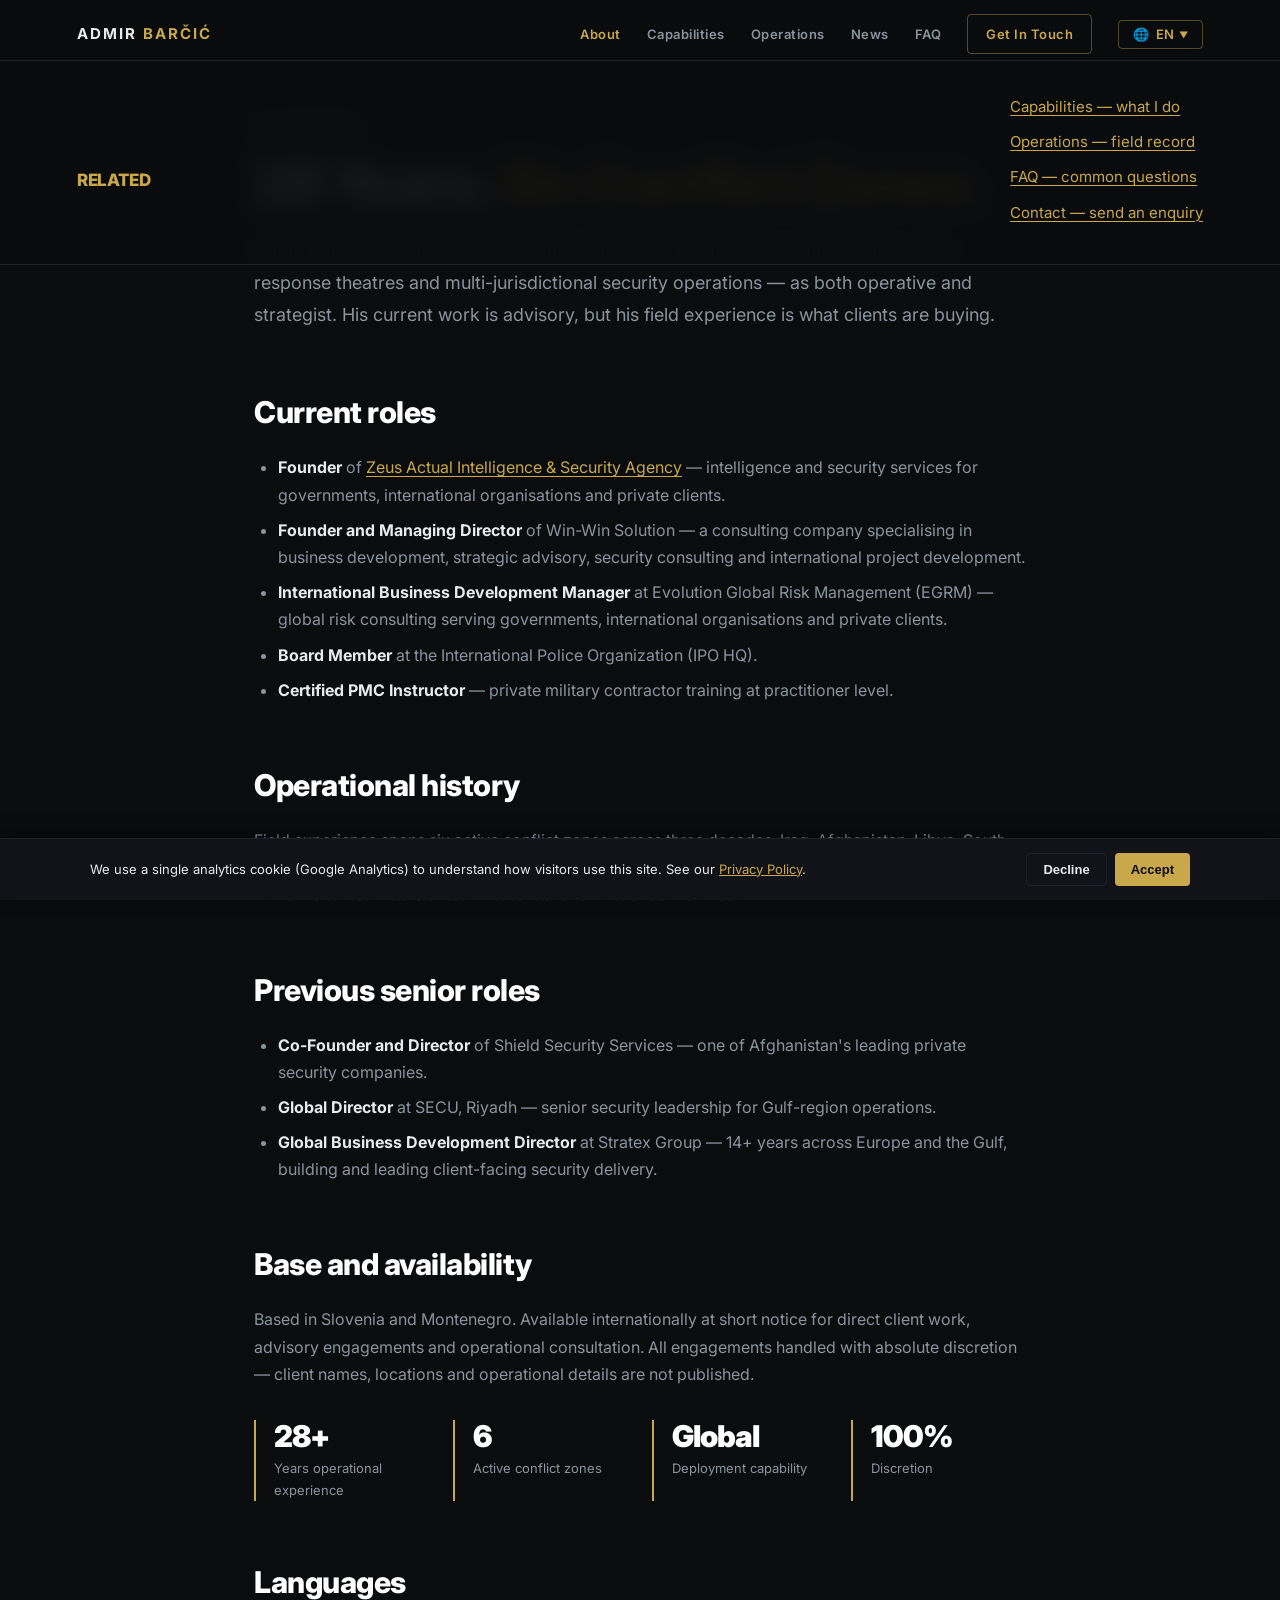
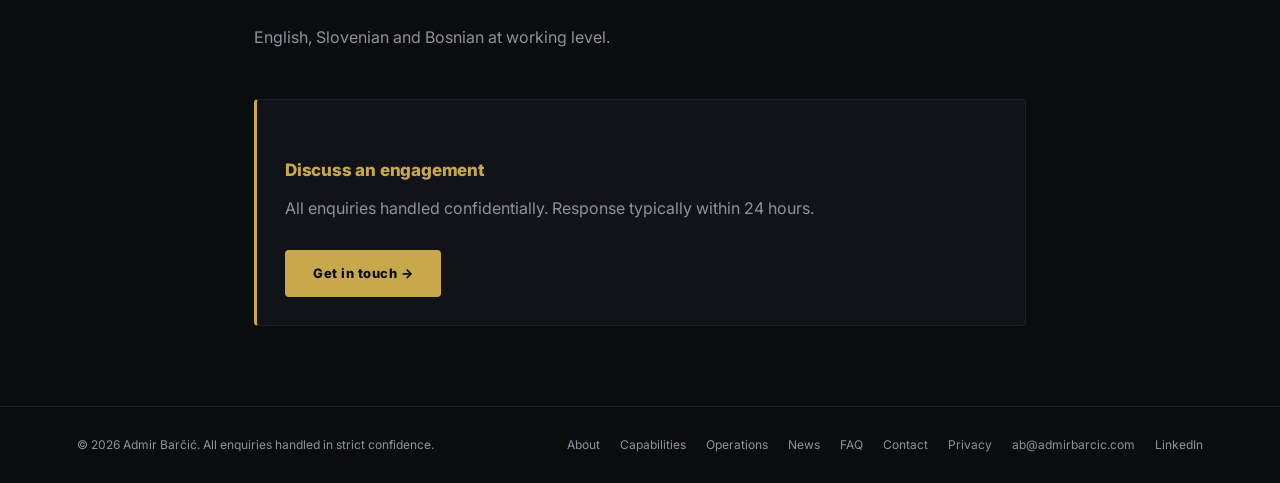
<file: about.html>
<!DOCTYPE html>
<html lang="en-GB">
<head>
<meta charset="UTF-8">
<meta name="viewport" content="width=device-width,initial-scale=1">
<title>About Admir Barčić | 28 Years in Global Security</title>
<meta name="description" content="Admir Barčić&#x27;s career: 28+ years in six conflict zones. Founder of Zeus Actual and Win-Win Solution, board member and PMC instructor.">
<meta name="robots" content="index, follow">
<link rel="canonical" href="https://admirbarcic.com/about.html">
<meta property="og:type" content="profile">
<meta property="og:url" content="https://admirbarcic.com/about.html">
<meta property="og:title" content="About Admir Barčić | 28 Years in Global Security">
<meta property="og:description" content="Admir Barčić&#x27;s career: 28+ years in six conflict zones. Founder of Zeus Actual and Win-Win Solution, board member and PMC instructor.">
<meta property="og:image" content="https://admirbarcic.com/og-image.png">
<meta name="twitter:card" content="summary_large_image">
<link rel="icon" type="image/svg+xml" href="data:image/svg+xml,<svg xmlns='http://www.w3.org/2000/svg' viewBox='0 0 100 100'><rect width='100' height='100' rx='12' fill='%230b0c0e'/><text y='.9em' font-size='80' x='10' fill='%23c9a84c' font-family='serif' font-weight='bold'>A</text></svg>">
<link rel="preconnect" href="https://fonts.googleapis.com">
<link rel="preconnect" href="https://fonts.gstatic.com" crossorigin>
<link href="https://fonts.googleapis.com/css2?family=Inter:wght@400;500;600;700;800;900&display=swap" rel="stylesheet">
<link rel="stylesheet" href="/css/site.css">
<link rel="stylesheet" href="/css/content.css">
<script type="application/ld+json">
{"@context":"https://schema.org","@graph":[
{"@type":"AboutPage","@id":"https://admirbarcic.com/about.html#about","url":"https://admirbarcic.com/about.html","inLanguage":"en","about":{"@id":"https://admirbarcic.com/#person"}},
{"@type":"BreadcrumbList","itemListElement":[
{"@type":"ListItem","position":1,"name":"Home","item":"https://admirbarcic.com/"},
{"@type":"ListItem","position":2,"name":"About","item":"https://admirbarcic.com/about.html"}
]}
]}
</script>
</head>
<body>

<nav>
<a href="/" class="logo">Admir <span>Barčić</span></a>
<button class="nav-toggle" type="button" aria-label="Open menu" aria-expanded="false" aria-controls="nav-links"><span></span><span></span><span></span></button>
<div class="nav-links" id="nav-links">
<a href="/about.html" class="nav-link" aria-current="page">About</a>
<a href="/capabilities.html" class="nav-link">Capabilities</a>
<a href="/operations/" class="nav-link">Operations</a>
<a href="/#news" class="nav-link">News</a>
<a href="/faq.html" class="nav-link">FAQ</a>
<a href="/contact.html" class="nav-cta">Get In Touch</a>
</div>
</nav>

<main class="content">

<span class="section-label">Background</span>
<h1>28 Years. <span>Six Conflict Zones.</span></h1>

<p class="lead">Admir Barčić has spent the last twenty-eight years inside active conflict zones, crisis response theatres and multi-jurisdictional security operations — as both operative and strategist. His current work is advisory, but his field experience is what clients are buying.</p>

<h2>Current roles</h2>
<ul>
<li><strong>Founder</strong> of <a href="https://zeusstrategic.me/" target="_blank" rel="noopener">Zeus Actual Intelligence &amp; Security Agency</a> — intelligence and security services for governments, international organisations and private clients.</li>
<li><strong>Founder and Managing Director</strong> of Win-Win Solution — a consulting company specialising in business development, strategic advisory, security consulting and international project development.</li>
<li><strong>International Business Development Manager</strong> at Evolution Global Risk Management (EGRM) — global risk consulting serving governments, international organisations and private clients.</li>
<li><strong>Board Member</strong> at the International Police Organization (IPO HQ).</li>
<li><strong>Certified PMC Instructor</strong> — private military contractor training at practitioner level.</li>
</ul>

<h2>Operational history</h2>
<p>Field experience spans six active conflict zones across three decades: Iraq, Afghanistan, Libya, South Sudan, Nigeria and Ukraine. The work has covered close protection, hostile-environment operations, humanitarian corridors and civilian evacuation under active threat.</p>

<h2>Previous senior roles</h2>
<ul>
<li><strong>Co-Founder and Director</strong> of Shield Security Services — one of Afghanistan's leading private security companies.</li>
<li><strong>Global Director</strong> at SECU, Riyadh — senior security leadership for Gulf-region operations.</li>
<li><strong>Global Business Development Director</strong> at Stratex Group — 14+ years across Europe and the Gulf, building and leading client-facing security delivery.</li>
</ul>

<h2>Base and availability</h2>
<p>Based in Slovenia and Montenegro. Available internationally at short notice for direct client work, advisory engagements and operational consultation. All engagements handled with absolute discretion &mdash; client names, locations and operational details are not published.</p>

<div class="stat-grid">
<div class="stat"><div class="stat-num">28+</div><div class="stat-label">Years operational experience</div></div>
<div class="stat"><div class="stat-num">6</div><div class="stat-label">Active conflict zones</div></div>
<div class="stat"><div class="stat-num">Global</div><div class="stat-label">Deployment capability</div></div>
<div class="stat"><div class="stat-num">100%</div><div class="stat-label">Discretion</div></div>
</div>

<h2>Languages</h2>
<p>English, Slovenian and Bosnian at working level.</p>

<div class="cta-box">
<h3>Discuss an engagement</h3>
<p>All enquiries handled confidentially. Response typically within 24 hours.</p>
<a href="/contact.html" class="cta-btn">Get in touch &rarr;</a>
</div>

<nav class="related">
<h3>Related</h3>
<ul>
<li><a href="/capabilities.html">Capabilities &mdash; what I do</a></li>
<li><a href="/operations/">Operations &mdash; field record</a></li>
<li><a href="/faq.html">FAQ &mdash; common questions</a></li>
<li><a href="/contact.html">Contact &mdash; send an enquiry</a></li>
</ul>
</nav>

</main>

<footer>
<p>&copy; 2026 Admir Barčić. All enquiries handled in strict confidence.</p>
<div class="footer-links">
<a href="/about.html">About</a>
<a href="/capabilities.html">Capabilities</a>
<a href="/operations/">Operations</a>
<a href="/#news">News</a>
<a href="/faq.html">FAQ</a>
<a href="/contact.html">Contact</a>
<a href="/privacy.html">Privacy</a>
<a href="mailto:ab@admirbarcic.com">ab@admirbarcic.com</a>
<a href="https://www.linkedin.com/in/admir-barcic-194a5167/" target="_blank" rel="noopener me">LinkedIn</a>
</div>
</footer>

<script src="/js/nav.js" defer></script>
<script src="/js/lang-switcher.js" defer></script>
<script src="/js/analytics.js" defer></script>

</body>
</html>
</file>
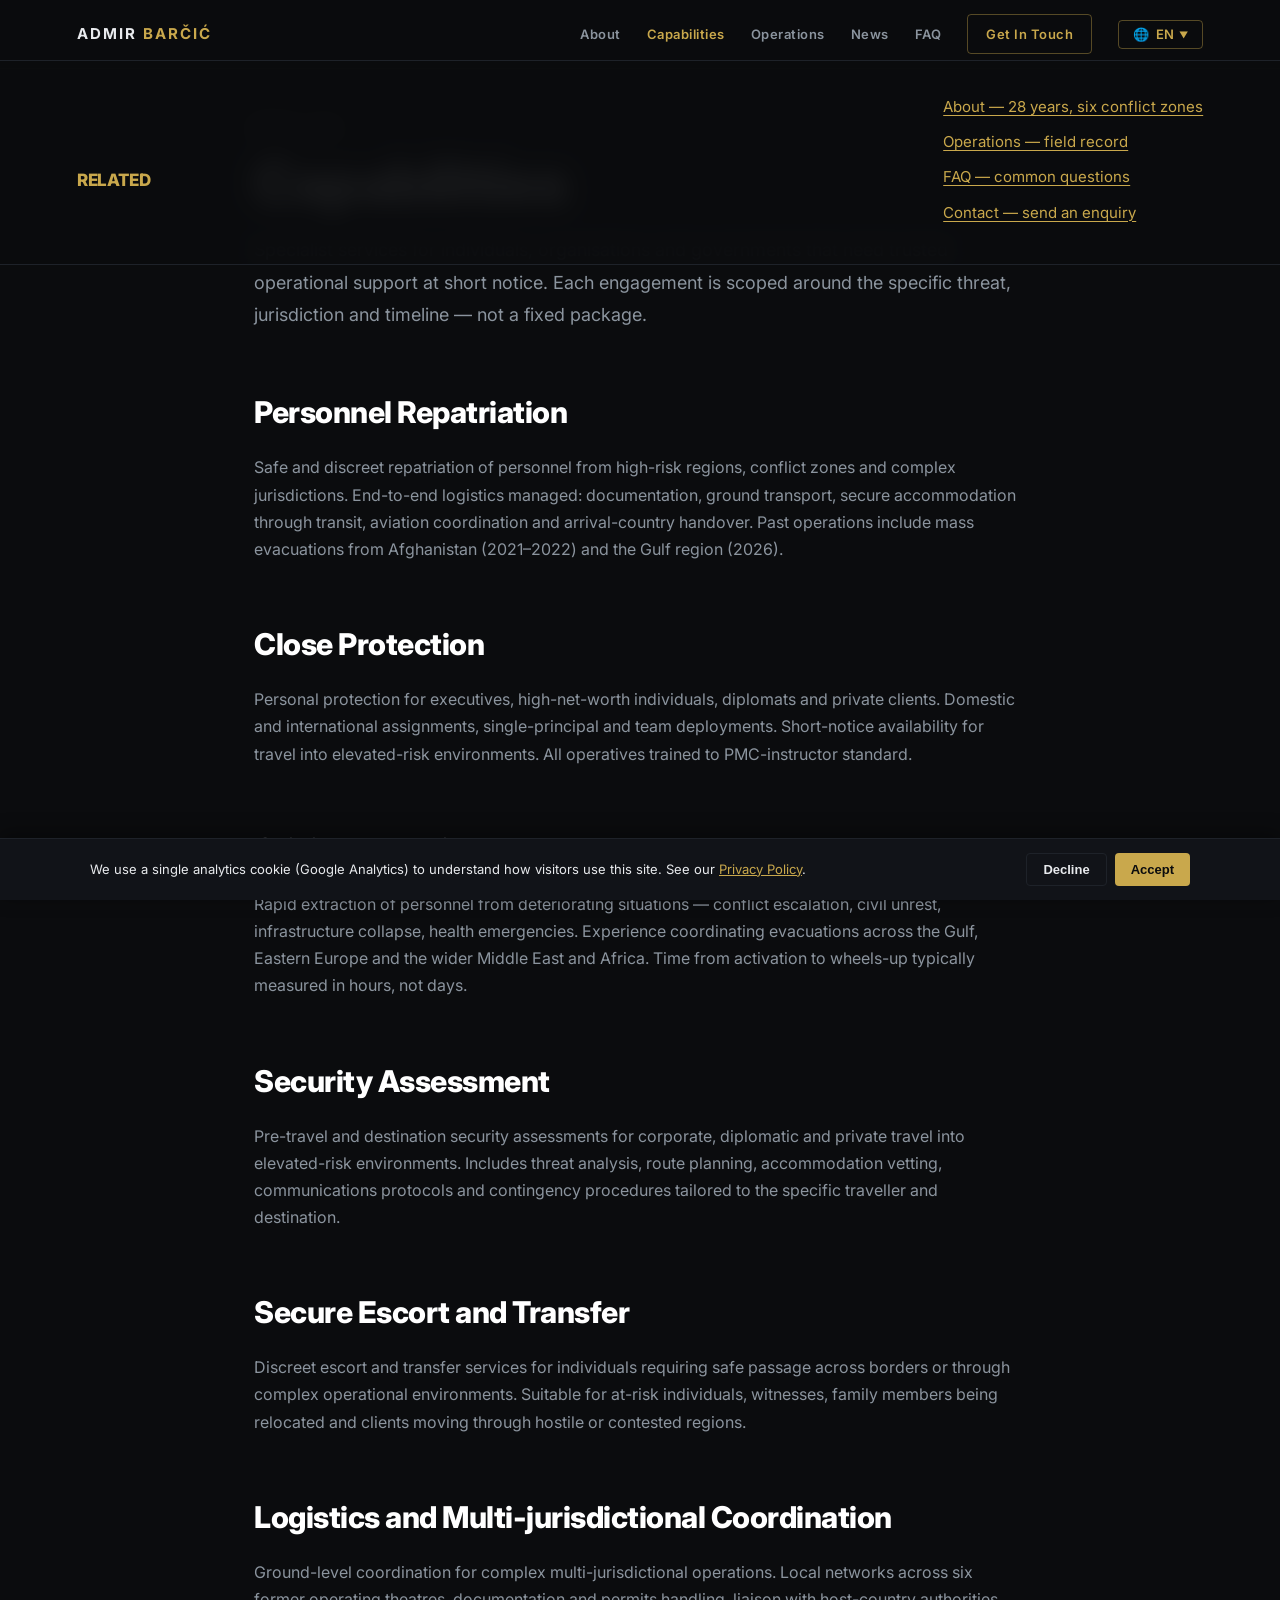
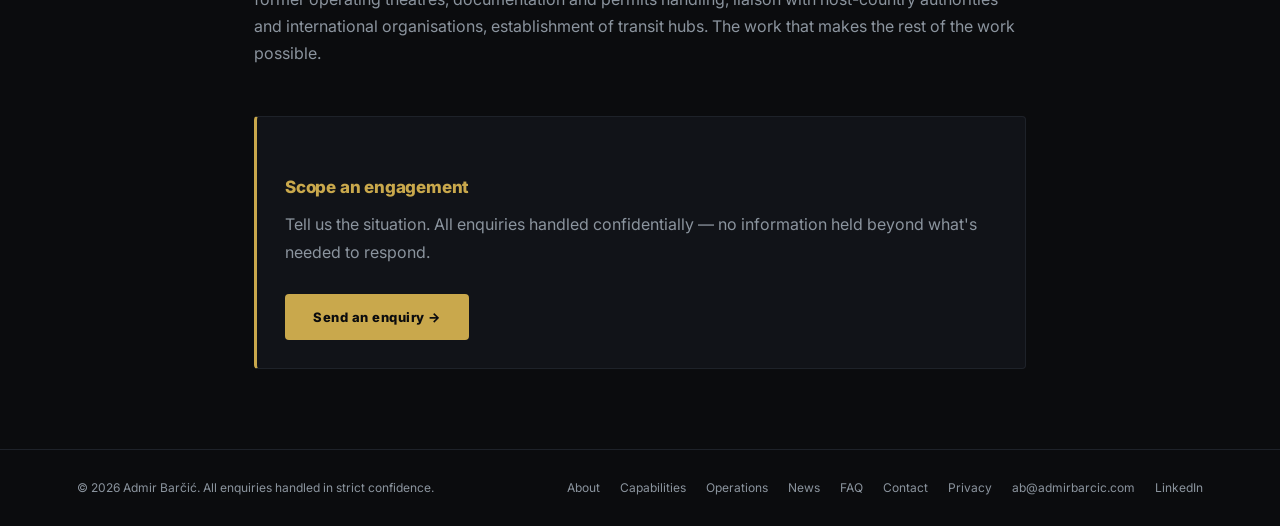
<file: capabilities.html>
<!DOCTYPE html>
<html lang="en-GB">
<head>
<meta charset="UTF-8">
<meta name="viewport" content="width=device-width,initial-scale=1">
<title>Repatriation &amp; Close Protection | Admir Barčić</title>
<meta name="description" content="Personnel repatriation, close protection, crisis extraction, security assessments and secure escort. Short-notice availability worldwide.">
<meta name="robots" content="index, follow">
<link rel="canonical" href="https://admirbarcic.com/capabilities.html">
<meta property="og:type" content="website">
<meta property="og:url" content="https://admirbarcic.com/capabilities.html">
<meta property="og:title" content="Repatriation &amp; Close Protection | Admir Barčić">
<meta property="og:description" content="Personnel repatriation, close protection, crisis extraction, security assessments and secure escort. Short-notice availability worldwide.">
<meta property="og:image" content="https://admirbarcic.com/og-image.png">
<meta name="twitter:card" content="summary_large_image">
<link rel="icon" type="image/svg+xml" href="data:image/svg+xml,<svg xmlns='http://www.w3.org/2000/svg' viewBox='0 0 100 100'><rect width='100' height='100' rx='12' fill='%230b0c0e'/><text y='.9em' font-size='80' x='10' fill='%23c9a84c' font-family='serif' font-weight='bold'>A</text></svg>">
<link rel="preconnect" href="https://fonts.googleapis.com">
<link rel="preconnect" href="https://fonts.gstatic.com" crossorigin>
<link href="https://fonts.googleapis.com/css2?family=Inter:wght@400;500;600;700;800;900&display=swap" rel="stylesheet">
<link rel="stylesheet" href="/css/site.css">
<link rel="stylesheet" href="/css/content.css">
<script type="application/ld+json">
{"@context":"https://schema.org","@graph":[
{"@type":"ItemList","@id":"https://admirbarcic.com/capabilities.html#services","name":"Capabilities","itemListElement":[
{"@type":"ListItem","position":1,"item":{"@type":"Service","name":"Personnel Repatriation","description":"Safe and discreet repatriation of personnel from high-risk regions, conflict zones and complex jurisdictions."}},
{"@type":"ListItem","position":2,"item":{"@type":"Service","name":"Close Protection","description":"Personal protection for executives, HNWIs, diplomats and private clients."}},
{"@type":"ListItem","position":3,"item":{"@type":"Service","name":"Crisis Extraction","description":"Rapid extraction of personnel from deteriorating situations."}},
{"@type":"ListItem","position":4,"item":{"@type":"Service","name":"Security Assessment","description":"Pre-travel and destination security assessments, threat analysis, route planning."}},
{"@type":"ListItem","position":5,"item":{"@type":"Service","name":"Escort and Transfer","description":"Secure escort and transfer services across borders or through complex operational environments."}},
{"@type":"ListItem","position":6,"item":{"@type":"Service","name":"Logistics and Coordination","description":"Ground-level coordination for complex multi-jurisdictional operations."}}
]},
{"@type":"BreadcrumbList","itemListElement":[
{"@type":"ListItem","position":1,"name":"Home","item":"https://admirbarcic.com/"},
{"@type":"ListItem","position":2,"name":"Capabilities","item":"https://admirbarcic.com/capabilities.html"}
]}
]}
</script>
</head>
<body>

<nav>
<a href="/" class="logo">Admir <span>Barčić</span></a>
<button class="nav-toggle" type="button" aria-label="Open menu" aria-expanded="false" aria-controls="nav-links"><span></span><span></span><span></span></button>
<div class="nav-links" id="nav-links">
<a href="/about.html" class="nav-link">About</a>
<a href="/capabilities.html" class="nav-link" aria-current="page">Capabilities</a>
<a href="/operations/" class="nav-link">Operations</a>
<a href="/#news" class="nav-link">News</a>
<a href="/faq.html" class="nav-link">FAQ</a>
<a href="/contact.html" class="nav-cta">Get In Touch</a>
</div>
</nav>

<main class="content">

<span class="section-label">What I Do</span>
<h1>Capabilities</h1>

<p class="lead">Specialist services for individuals, organisations and governments that need trusted operational support at short notice. Each engagement is scoped around the specific threat, jurisdiction and timeline &mdash; not a fixed package.</p>

<h2>Personnel Repatriation</h2>
<p>Safe and discreet repatriation of personnel from high-risk regions, conflict zones and complex jurisdictions. End-to-end logistics managed: documentation, ground transport, secure accommodation through transit, aviation coordination and arrival-country handover. Past operations include mass evacuations from Afghanistan (2021–2022) and the Gulf region (2026).</p>

<h2>Close Protection</h2>
<p>Personal protection for executives, high-net-worth individuals, diplomats and private clients. Domestic and international assignments, single-principal and team deployments. Short-notice availability for travel into elevated-risk environments. All operatives trained to PMC-instructor standard.</p>

<h2>Crisis Extraction</h2>
<p>Rapid extraction of personnel from deteriorating situations &mdash; conflict escalation, civil unrest, infrastructure collapse, health emergencies. Experience coordinating evacuations across the Gulf, Eastern Europe and the wider Middle East and Africa. Time from activation to wheels-up typically measured in hours, not days.</p>

<h2>Security Assessment</h2>
<p>Pre-travel and destination security assessments for corporate, diplomatic and private travel into elevated-risk environments. Includes threat analysis, route planning, accommodation vetting, communications protocols and contingency procedures tailored to the specific traveller and destination.</p>

<h2>Secure Escort and Transfer</h2>
<p>Discreet escort and transfer services for individuals requiring safe passage across borders or through complex operational environments. Suitable for at-risk individuals, witnesses, family members being relocated and clients moving through hostile or contested regions.</p>

<h2>Logistics and Multi-jurisdictional Coordination</h2>
<p>Ground-level coordination for complex multi-jurisdictional operations. Local networks across six former operating theatres, documentation and permits handling, liaison with host-country authorities and international organisations, establishment of transit hubs. The work that makes the rest of the work possible.</p>

<div class="cta-box">
<h3>Scope an engagement</h3>
<p>Tell us the situation. All enquiries handled confidentially &mdash; no information held beyond what's needed to respond.</p>
<a href="/contact.html" class="cta-btn">Send an enquiry &rarr;</a>
</div>

<nav class="related">
<h3>Related</h3>
<ul>
<li><a href="/about.html">About &mdash; 28 years, six conflict zones</a></li>
<li><a href="/operations/">Operations &mdash; field record</a></li>
<li><a href="/faq.html">FAQ &mdash; common questions</a></li>
<li><a href="/contact.html">Contact &mdash; send an enquiry</a></li>
</ul>
</nav>

</main>

<footer>
<p>&copy; 2026 Admir Barčić. All enquiries handled in strict confidence.</p>
<div class="footer-links">
<a href="/about.html">About</a>
<a href="/capabilities.html">Capabilities</a>
<a href="/operations/">Operations</a>
<a href="/#news">News</a>
<a href="/faq.html">FAQ</a>
<a href="/contact.html">Contact</a>
<a href="/privacy.html">Privacy</a>
<a href="mailto:ab@admirbarcic.com">ab@admirbarcic.com</a>
<a href="https://www.linkedin.com/in/admir-barcic-194a5167/" target="_blank" rel="noopener me">LinkedIn</a>
</div>
</footer>

<script src="/js/nav.js" defer></script>
<script src="/js/lang-switcher.js" defer></script>
<script src="/js/analytics.js" defer></script>

</body>
</html>
</file>
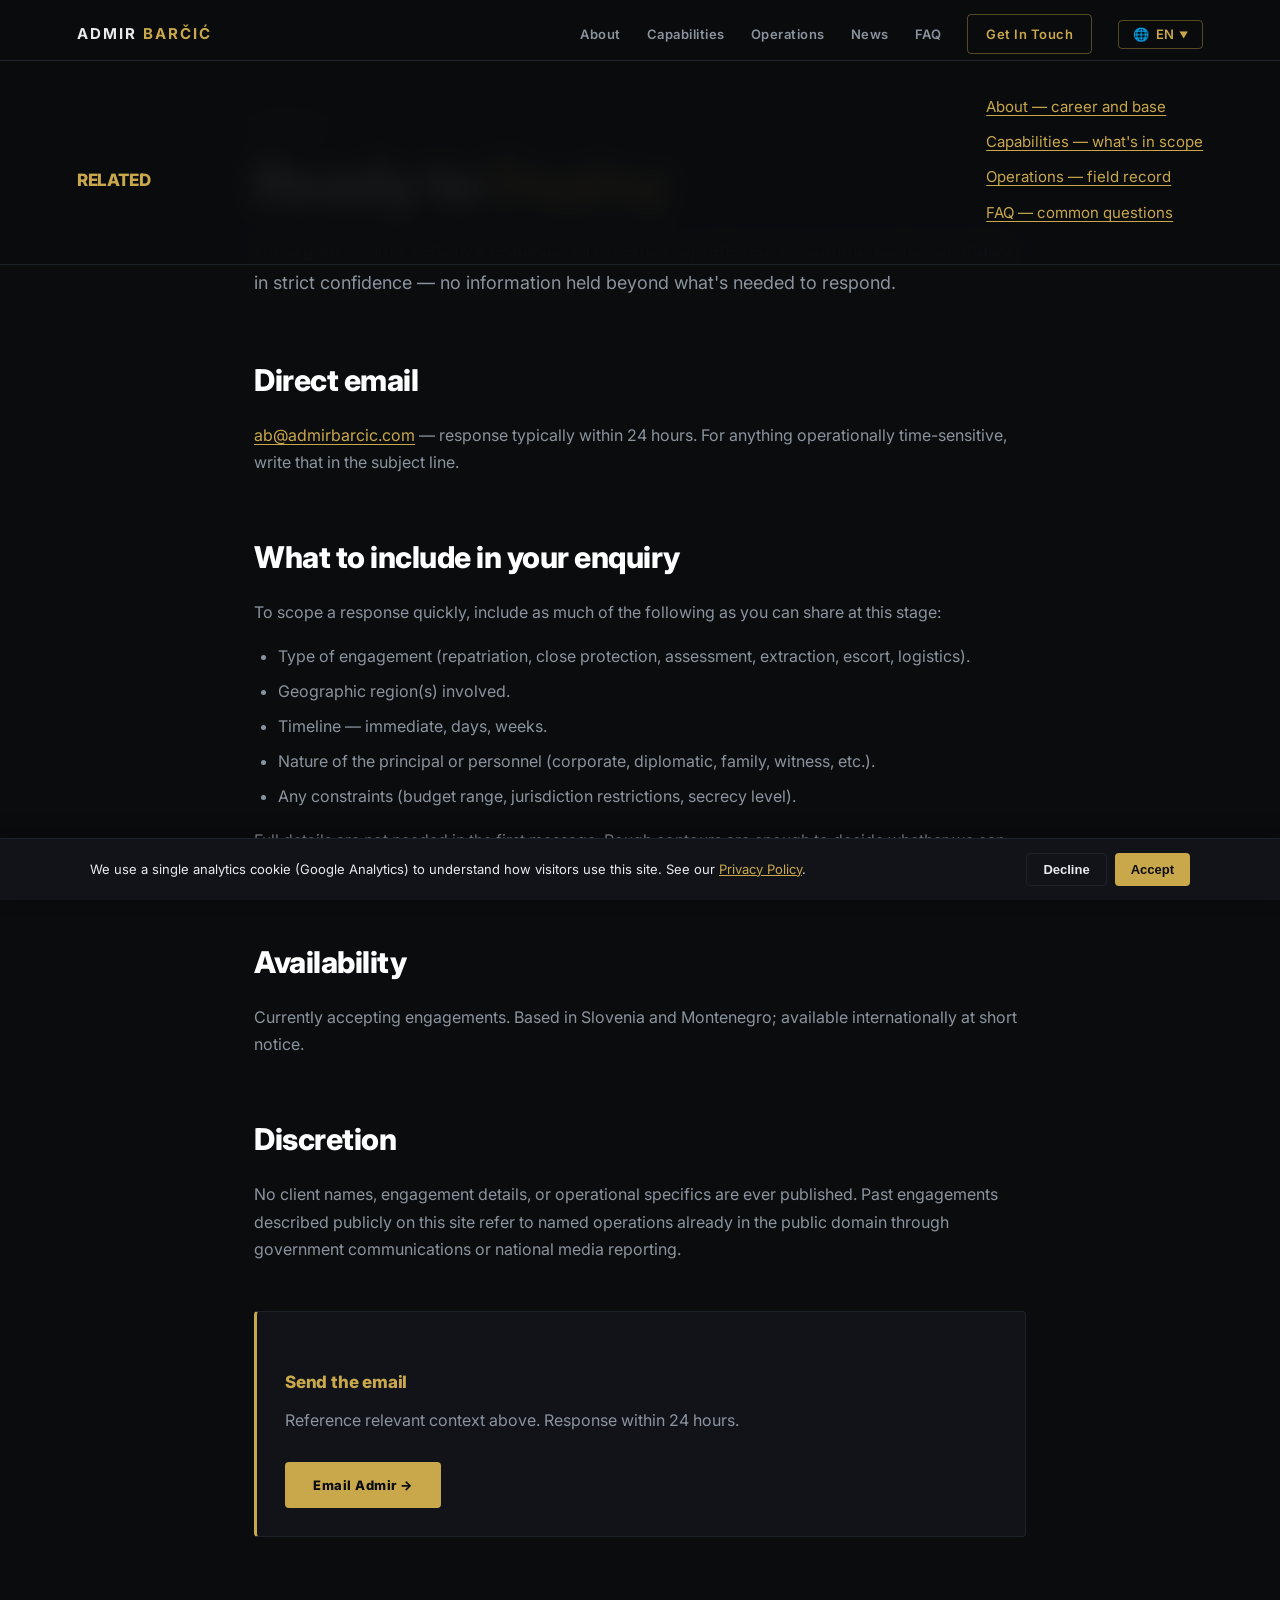
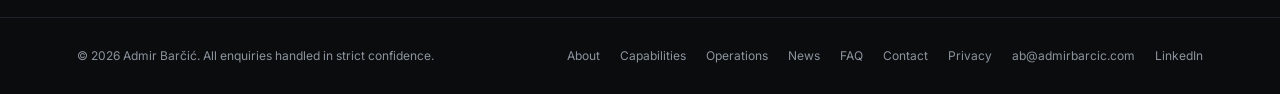
<file: contact.html>
<!DOCTYPE html>
<html lang="en-GB">
<head>
<meta charset="UTF-8">
<meta name="viewport" content="width=device-width,initial-scale=1">
<title>Contact Admir Barčić — Confidential Enquiries</title>
<meta name="description" content="Send a confidential enquiry to Admir Barčić. Currently accepting engagements worldwide. Direct email for time-sensitive requests.">
<meta name="robots" content="index, follow">
<link rel="canonical" href="https://admirbarcic.com/contact.html">
<meta property="og:type" content="website">
<meta property="og:url" content="https://admirbarcic.com/contact.html">
<meta property="og:title" content="Contact Admir Barčić — Confidential Enquiries">
<meta property="og:description" content="Direct, confidential contact for security and risk management engagements.">
<meta property="og:image" content="https://admirbarcic.com/og-image.png">
<meta name="twitter:card" content="summary_large_image">
<link rel="icon" type="image/svg+xml" href="data:image/svg+xml,<svg xmlns='http://www.w3.org/2000/svg' viewBox='0 0 100 100'><rect width='100' height='100' rx='12' fill='%230b0c0e'/><text y='.9em' font-size='80' x='10' fill='%23c9a84c' font-family='serif' font-weight='bold'>A</text></svg>">
<link rel="preconnect" href="https://fonts.googleapis.com">
<link rel="preconnect" href="https://fonts.gstatic.com" crossorigin>
<link href="https://fonts.googleapis.com/css2?family=Inter:wght@400;500;600;700;800;900&display=swap" rel="stylesheet">
<link rel="stylesheet" href="/css/site.css">
<link rel="stylesheet" href="/css/content.css">
<script type="application/ld+json">
{"@context":"https://schema.org","@graph":[
{"@type":"ContactPage","@id":"https://admirbarcic.com/contact.html#contact","url":"https://admirbarcic.com/contact.html","inLanguage":"en","about":{"@id":"https://admirbarcic.com/#person"}},
{"@type":"BreadcrumbList","itemListElement":[
{"@type":"ListItem","position":1,"name":"Home","item":"https://admirbarcic.com/"},
{"@type":"ListItem","position":2,"name":"Contact","item":"https://admirbarcic.com/contact.html"}
]}
]}
</script>
</head>
<body>

<nav>
<a href="/" class="logo">Admir <span>Barčić</span></a>
<button class="nav-toggle" type="button" aria-label="Open menu" aria-expanded="false" aria-controls="nav-links"><span></span><span></span><span></span></button>
<div class="nav-links" id="nav-links">
<a href="/about.html" class="nav-link">About</a>
<a href="/capabilities.html" class="nav-link">Capabilities</a>
<a href="/operations/" class="nav-link">Operations</a>
<a href="/#news" class="nav-link">News</a>
<a href="/faq.html" class="nav-link">FAQ</a>
<a href="/contact.html" class="nav-cta">Get In Touch</a>
</div>
</nav>

<main class="content">

<span class="section-label">Contact</span>
<h1>Ready to <span>Deploy</span></h1>

<p class="lead">For urgent or time-sensitive requests, direct email is preferred. All communications handled in strict confidence &mdash; no information held beyond what's needed to respond.</p>

<h2>Direct email</h2>
<p><a href="mailto:ab@admirbarcic.com">ab@admirbarcic.com</a> &mdash; response typically within 24 hours. For anything operationally time-sensitive, write that in the subject line.</p>

<h2>What to include in your enquiry</h2>
<p>To scope a response quickly, include as much of the following as you can share at this stage:</p>
<ul>
<li>Type of engagement (repatriation, close protection, assessment, extraction, escort, logistics).</li>
<li>Geographic region(s) involved.</li>
<li>Timeline &mdash; immediate, days, weeks.</li>
<li>Nature of the principal or personnel (corporate, diplomatic, family, witness, etc.).</li>
<li>Any constraints (budget range, jurisdiction restrictions, secrecy level).</li>
</ul>
<p>Full details are not needed in the first message. Rough contours are enough to decide whether we can help and to set up a confidential call.</p>

<h2>Availability</h2>
<p>Currently accepting engagements. Based in Slovenia and Montenegro; available internationally at short notice.</p>

<h2>Discretion</h2>
<p>No client names, engagement details, or operational specifics are ever published. Past engagements described publicly on this site refer to named operations already in the public domain through government communications or national media reporting.</p>

<div class="cta-box">
<h3>Send the email</h3>
<p>Reference relevant context above. Response within 24 hours.</p>
<a href="mailto:ab@admirbarcic.com" class="cta-btn">Email Admir &rarr;</a>
</div>

<nav class="related">
<h3>Related</h3>
<ul>
<li><a href="/about.html">About &mdash; career and base</a></li>
<li><a href="/capabilities.html">Capabilities &mdash; what's in scope</a></li>
<li><a href="/operations/">Operations &mdash; field record</a></li>
<li><a href="/faq.html">FAQ &mdash; common questions</a></li>
</ul>
</nav>

</main>

<footer>
<p>&copy; 2026 Admir Barčić. All enquiries handled in strict confidence.</p>
<div class="footer-links">
<a href="/about.html">About</a>
<a href="/capabilities.html">Capabilities</a>
<a href="/operations/">Operations</a>
<a href="/#news">News</a>
<a href="/faq.html">FAQ</a>
<a href="/contact.html">Contact</a>
<a href="/privacy.html">Privacy</a>
<a href="mailto:ab@admirbarcic.com">ab@admirbarcic.com</a>
<a href="https://www.linkedin.com/in/admir-barcic-194a5167/" target="_blank" rel="noopener me">LinkedIn</a>
</div>
</footer>

<script src="/js/nav.js" defer></script>
<script src="/js/lang-switcher.js" defer></script>
<script src="/js/analytics.js" defer></script>

</body>
</html>
</file>
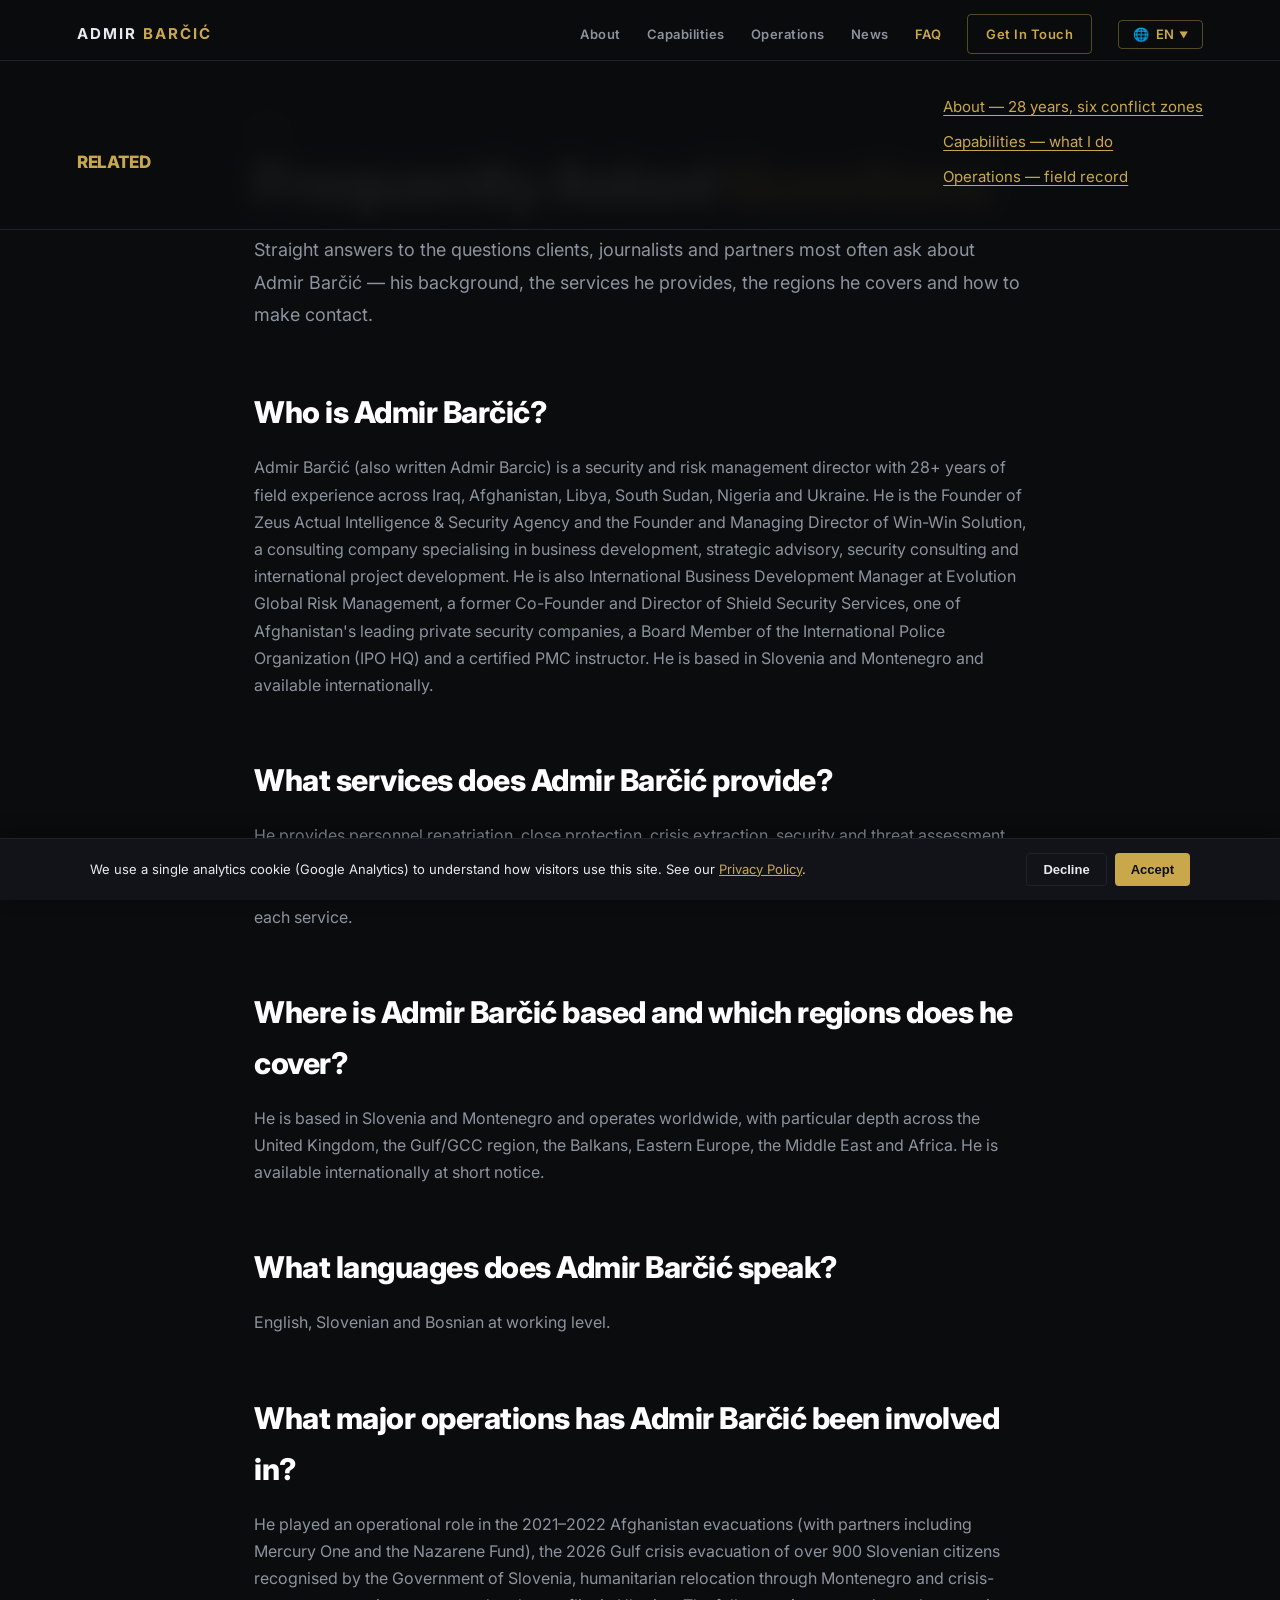
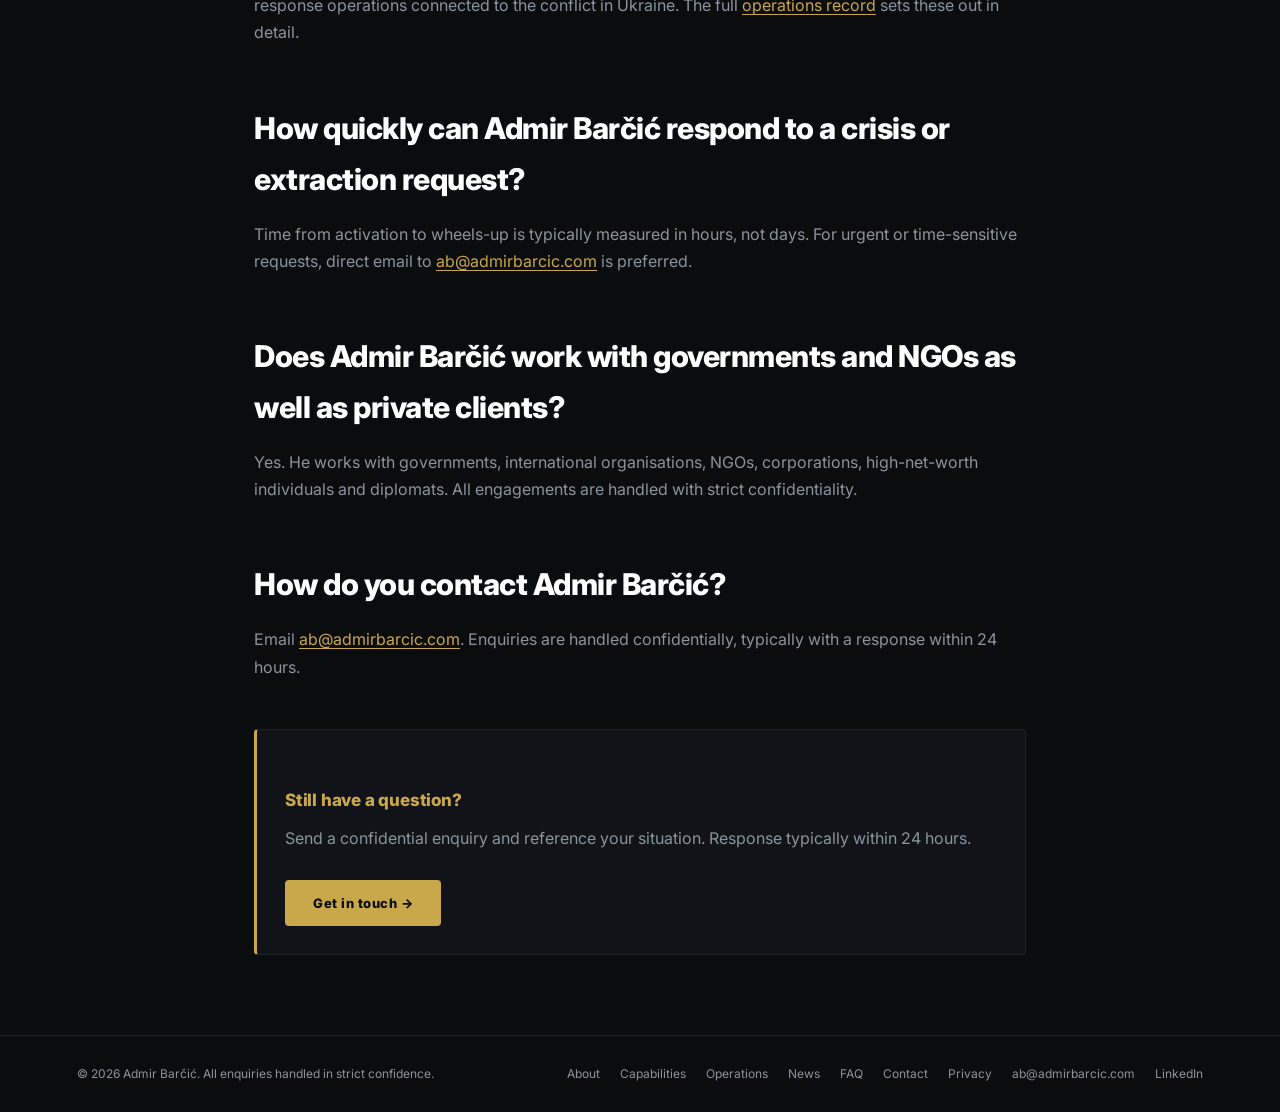
<file: faq.html>
<!DOCTYPE html>
<html lang="en-GB">
<head>
<meta charset="UTF-8">
<meta name="viewport" content="width=device-width,initial-scale=1">
<title>FAQ | Admir Barčić | Security &amp; Crisis Extraction</title>
<meta name="description" content="Common questions about Admir Barčić: services, regions covered, languages, response times and how to make a confidential enquiry.">
<meta name="robots" content="index, follow">
<link rel="canonical" href="https://admirbarcic.com/faq.html">
<meta property="og:type" content="website">
<meta property="og:url" content="https://admirbarcic.com/faq.html">
<meta property="og:title" content="FAQ | Admir Barčić | Security &amp; Crisis Extraction">
<meta property="og:description" content="Common questions about Admir Barčić: services, regions covered, languages, response times and how to make a confidential enquiry.">
<meta property="og:image" content="https://admirbarcic.com/og-image.png">
<meta name="twitter:card" content="summary_large_image">
<link rel="icon" type="image/svg+xml" href="data:image/svg+xml,<svg xmlns='http://www.w3.org/2000/svg' viewBox='0 0 100 100'><rect width='100' height='100' rx='12' fill='%230b0c0e'/><text y='.9em' font-size='80' x='10' fill='%23c9a84c' font-family='serif' font-weight='bold'>A</text></svg>">
<link rel="preconnect" href="https://fonts.googleapis.com">
<link rel="preconnect" href="https://fonts.gstatic.com" crossorigin>
<link href="https://fonts.googleapis.com/css2?family=Inter:wght@400;500;600;700;800;900&display=swap" rel="stylesheet">
<link rel="stylesheet" href="/css/site.css">
<link rel="stylesheet" href="/css/content.css">
<script type="application/ld+json">
{"@context":"https://schema.org","@graph":[
{"@type":"FAQPage","@id":"https://admirbarcic.com/faq.html#faq","url":"https://admirbarcic.com/faq.html","inLanguage":"en","about":{"@id":"https://admirbarcic.com/#person"},"mainEntity":[
{"@type":"Question","name":"Who is Admir Barčić?","acceptedAnswer":{"@type":"Answer","text":"Admir Barčić (also written Admir Barcic) is a security and risk management director with 28+ years of field experience across Iraq, Afghanistan, Libya, South Sudan, Nigeria and Ukraine. He is the Founder of Zeus Actual Intelligence & Security Agency and the Founder and Managing Director of Win-Win Solution, a consulting company specialising in business development, strategic advisory, security consulting and international project development. He is also International Business Development Manager at Evolution Global Risk Management, a former Co-Founder and Director of Shield Security Services, one of Afghanistan's leading private security companies, a Board Member of the International Police Organization (IPO HQ) and a certified PMC instructor. He is based in Slovenia and Montenegro and available internationally."}},
{"@type":"Question","name":"What services does Admir Barčić provide?","acceptedAnswer":{"@type":"Answer","text":"He provides personnel repatriation, close protection, crisis extraction, security and threat assessment, secure escort and transfer, plus multi-jurisdictional logistics coordination for individuals, corporations, NGOs and governments operating in high-risk environments."}},
{"@type":"Question","name":"Where is Admir Barčić based and which regions does he cover?","acceptedAnswer":{"@type":"Answer","text":"He is based in Slovenia and Montenegro and operates worldwide, with particular depth across the United Kingdom, the Gulf/GCC region, the Balkans, Eastern Europe, the Middle East and Africa. He is available internationally at short notice."}},
{"@type":"Question","name":"What languages does Admir Barčić speak?","acceptedAnswer":{"@type":"Answer","text":"English, Slovenian and Bosnian at working level."}},
{"@type":"Question","name":"What major operations has Admir Barčić been involved in?","acceptedAnswer":{"@type":"Answer","text":"He played an operational role in the 2021–2022 Afghanistan evacuations (with partners including Mercury One and the Nazarene Fund), the 2026 Gulf crisis evacuation of over 900 Slovenian citizens recognised by the Government of Slovenia, humanitarian relocation through Montenegro and crisis-response operations connected to the conflict in Ukraine."}},
{"@type":"Question","name":"How quickly can Admir Barčić respond to a crisis or extraction request?","acceptedAnswer":{"@type":"Answer","text":"Time from activation to wheels-up is typically measured in hours, not days. For urgent or time-sensitive requests, direct email to ab@admirbarcic.com is preferred."}},
{"@type":"Question","name":"Does Admir Barčić work with governments and NGOs as well as private clients?","acceptedAnswer":{"@type":"Answer","text":"Yes. He works with governments, international organisations, NGOs, corporations, high-net-worth individuals and diplomats. All engagements are handled with strict confidentiality."}},
{"@type":"Question","name":"How do you contact Admir Barčić?","acceptedAnswer":{"@type":"Answer","text":"Email ab@admirbarcic.com. Enquiries are handled confidentially, typically with a response within 24 hours."}}
]},
{"@type":"BreadcrumbList","itemListElement":[
{"@type":"ListItem","position":1,"name":"Home","item":"https://admirbarcic.com/"},
{"@type":"ListItem","position":2,"name":"FAQ","item":"https://admirbarcic.com/faq.html"}
]}
]}
</script>
</head>
<body>

<nav>
<a href="/" class="logo">Admir <span>Barčić</span></a>
<button class="nav-toggle" type="button" aria-label="Open menu" aria-expanded="false" aria-controls="nav-links"><span></span><span></span><span></span></button>
<div class="nav-links" id="nav-links">
<a href="/about.html" class="nav-link">About</a>
<a href="/capabilities.html" class="nav-link">Capabilities</a>
<a href="/operations/" class="nav-link">Operations</a>
<a href="/#news" class="nav-link">News</a>
<a href="/faq.html" class="nav-link" aria-current="page">FAQ</a>
<a href="/contact.html" class="nav-cta">Get In Touch</a>
</div>
</nav>

<main class="content">

<span class="section-label">FAQ</span>
<h1>Frequently Asked <span>Questions</span></h1>

<p class="lead">Straight answers to the questions clients, journalists and partners most often ask about Admir Barčić &mdash; his background, the services he provides, the regions he covers and how to make contact.</p>

<h2>Who is Admir Barčić?</h2>
<p>Admir Barčić (also written Admir Barcic) is a security and risk management director with 28+ years of field experience across Iraq, Afghanistan, Libya, South Sudan, Nigeria and Ukraine. He is the Founder of Zeus Actual Intelligence &amp; Security Agency and the Founder and Managing Director of Win-Win Solution, a consulting company specialising in business development, strategic advisory, security consulting and international project development. He is also International Business Development Manager at Evolution Global Risk Management, a former Co-Founder and Director of Shield Security Services, one of Afghanistan's leading private security companies, a Board Member of the International Police Organization (IPO HQ) and a certified PMC instructor. He is based in Slovenia and Montenegro and available internationally.</p>

<h2>What services does Admir Barčić provide?</h2>
<p>He provides personnel repatriation, close protection, crisis extraction, security and threat assessment, secure escort and transfer, plus multi-jurisdictional logistics coordination for individuals, corporations, NGOs and governments operating in high-risk environments. See the <a href="/capabilities.html">capabilities</a> page for detail on each service.</p>

<h2>Where is Admir Barčić based and which regions does he cover?</h2>
<p>He is based in Slovenia and Montenegro and operates worldwide, with particular depth across the United Kingdom, the Gulf/GCC region, the Balkans, Eastern Europe, the Middle East and Africa. He is available internationally at short notice.</p>

<h2>What languages does Admir Barčić speak?</h2>
<p>English, Slovenian and Bosnian at working level.</p>

<h2>What major operations has Admir Barčić been involved in?</h2>
<p>He played an operational role in the 2021&ndash;2022 Afghanistan evacuations (with partners including Mercury One and the Nazarene Fund), the 2026 Gulf crisis evacuation of over 900 Slovenian citizens recognised by the Government of Slovenia, humanitarian relocation through Montenegro and crisis-response operations connected to the conflict in Ukraine. The full <a href="/operations/">operations record</a> sets these out in detail.</p>

<h2>How quickly can Admir Barčić respond to a crisis or extraction request?</h2>
<p>Time from activation to wheels-up is typically measured in hours, not days. For urgent or time-sensitive requests, direct email to <a href="mailto:ab@admirbarcic.com">ab@admirbarcic.com</a> is preferred.</p>

<h2>Does Admir Barčić work with governments and NGOs as well as private clients?</h2>
<p>Yes. He works with governments, international organisations, NGOs, corporations, high-net-worth individuals and diplomats. All engagements are handled with strict confidentiality.</p>

<h2>How do you contact Admir Barčić?</h2>
<p>Email <a href="mailto:ab@admirbarcic.com">ab@admirbarcic.com</a>. Enquiries are handled confidentially, typically with a response within 24 hours.</p>

<div class="cta-box">
<h3>Still have a question?</h3>
<p>Send a confidential enquiry and reference your situation. Response typically within 24 hours.</p>
<a href="/contact.html" class="cta-btn">Get in touch &rarr;</a>
</div>

<nav class="related">
<h3>Related</h3>
<ul>
<li><a href="/about.html">About &mdash; 28 years, six conflict zones</a></li>
<li><a href="/capabilities.html">Capabilities &mdash; what I do</a></li>
<li><a href="/operations/">Operations &mdash; field record</a></li>
</ul>
</nav>

</main>

<footer>
<p>&copy; 2026 Admir Barčić. All enquiries handled in strict confidence.</p>
<div class="footer-links">
<a href="/about.html">About</a>
<a href="/capabilities.html">Capabilities</a>
<a href="/operations/">Operations</a>
<a href="/#news">News</a>
<a href="/faq.html">FAQ</a>
<a href="/contact.html">Contact</a>
<a href="/privacy.html">Privacy</a>
<a href="mailto:ab@admirbarcic.com">ab@admirbarcic.com</a>
<a href="https://www.linkedin.com/in/admir-barcic-194a5167/" target="_blank" rel="noopener me">LinkedIn</a>
</div>
</footer>

<script src="/js/nav.js" defer></script>
<script src="/js/lang-switcher.js" defer></script>
<script src="/js/analytics.js" defer></script>

</body>
</html>
</file>
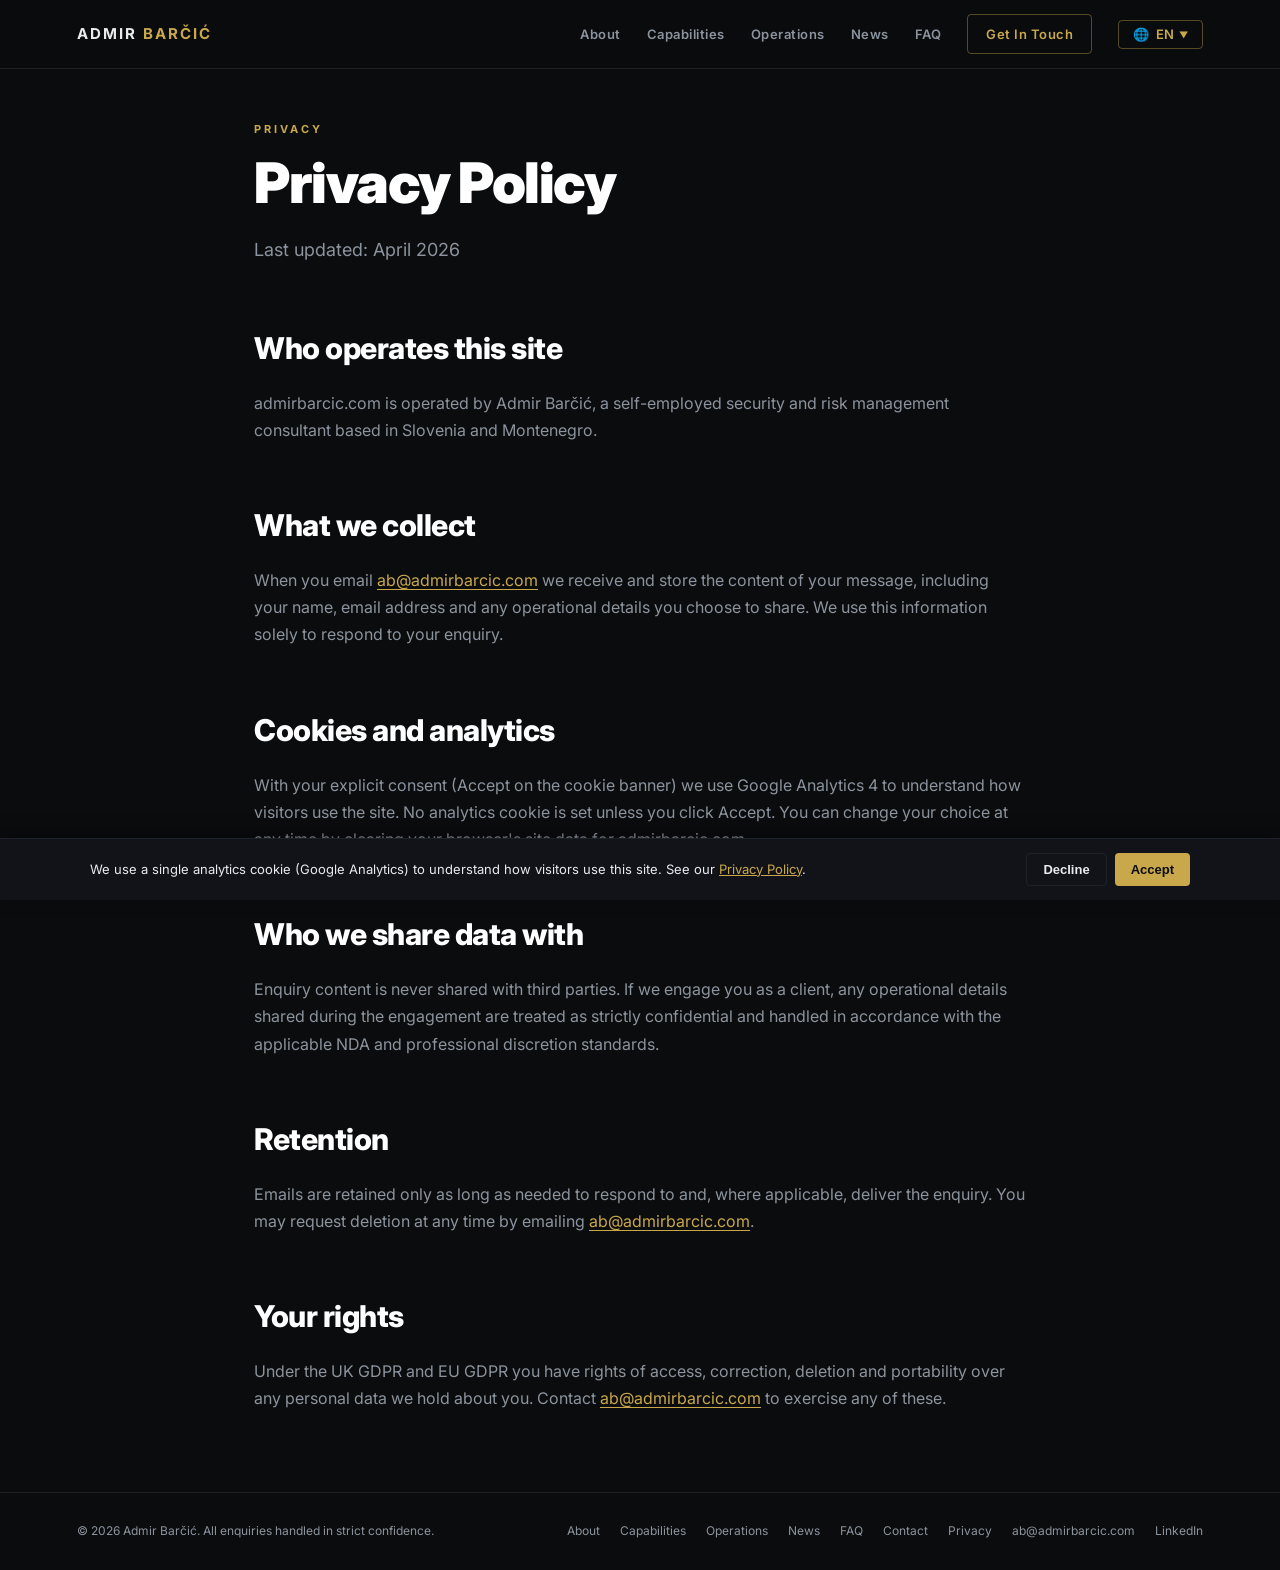
<file: privacy.html>
<!DOCTYPE html>
<html lang="en-GB">
<head>
<meta charset="UTF-8">
<meta name="viewport" content="width=device-width,initial-scale=1">
<title>Privacy Policy — Admir Barčić</title>
<meta name="description" content="How admirbarcic.com handles visitor data, cookies and enquiries.">
<meta name="robots" content="index, follow">
<link rel="canonical" href="https://admirbarcic.com/privacy.html">
<link rel="icon" type="image/svg+xml" href="data:image/svg+xml,<svg xmlns='http://www.w3.org/2000/svg' viewBox='0 0 100 100'><rect width='100' height='100' rx='12' fill='%230b0c0e'/><text y='.9em' font-size='80' x='10' fill='%23c9a84c' font-family='serif' font-weight='bold'>A</text></svg>">
<link rel="preconnect" href="https://fonts.googleapis.com">
<link rel="preconnect" href="https://fonts.gstatic.com" crossorigin>
<link href="https://fonts.googleapis.com/css2?family=Inter:wght@400;700;800&display=swap" rel="stylesheet">
<link rel="stylesheet" href="/css/site.css">
<link rel="stylesheet" href="/css/content.css">
<meta property="og:title" content="Privacy Policy — Admir Barčić">
<meta property="og:type" content="website">
<meta property="og:url" content="https://admirbarcic.com/privacy.html">
<meta property="og:image" content="https://admirbarcic.com/og-image.png">
<meta name="twitter:card" content="summary_large_image">
</head>
<body>

<nav>
<a href="/" class="logo">Admir <span>Barčić</span></a>
<button class="nav-toggle" type="button" aria-label="Open menu" aria-expanded="false" aria-controls="nav-links"><span></span><span></span><span></span></button>
<div class="nav-links" id="nav-links">
<a href="/about.html" class="nav-link">About</a>
<a href="/capabilities.html" class="nav-link">Capabilities</a>
<a href="/operations/" class="nav-link">Operations</a>
<a href="/#news" class="nav-link">News</a>
<a href="/faq.html" class="nav-link">FAQ</a>
<a href="/contact.html" class="nav-cta">Get In Touch</a>
</div>
</nav>

<main class="content">

<span class="section-label">Privacy</span>
<h1>Privacy Policy</h1>

<p class="lead">Last updated: April 2026</p>

<h2>Who operates this site</h2>
<p>admirbarcic.com is operated by Admir Barčić, a self-employed security and risk management consultant based in Slovenia and Montenegro.</p>

<h2>What we collect</h2>
<p>When you email <a href="mailto:ab@admirbarcic.com">ab@admirbarcic.com</a> we receive and store the content of your message, including your name, email address and any operational details you choose to share. We use this information solely to respond to your enquiry.</p>

<h2>Cookies and analytics</h2>
<p>With your explicit consent (Accept on the cookie banner) we use Google Analytics 4 to understand how visitors use the site. No analytics cookie is set unless you click Accept. You can change your choice at any time by clearing your browser's site data for admirbarcic.com.</p>

<h2>Who we share data with</h2>
<p>Enquiry content is never shared with third parties. If we engage you as a client, any operational details shared during the engagement are treated as strictly confidential and handled in accordance with the applicable NDA and professional discretion standards.</p>

<h2>Retention</h2>
<p>Emails are retained only as long as needed to respond to and, where applicable, deliver the enquiry. You may request deletion at any time by emailing <a href="mailto:ab@admirbarcic.com">ab@admirbarcic.com</a>.</p>

<h2>Your rights</h2>
<p>Under the UK GDPR and EU GDPR you have rights of access, correction, deletion and portability over any personal data we hold about you. Contact <a href="mailto:ab@admirbarcic.com">ab@admirbarcic.com</a> to exercise any of these.</p>

</main>

<footer>
<p>&copy; 2026 Admir Barčić. All enquiries handled in strict confidence.</p>
<div class="footer-links">
<a href="/about.html">About</a>
<a href="/capabilities.html">Capabilities</a>
<a href="/operations/">Operations</a>
<a href="/#news">News</a>
<a href="/faq.html">FAQ</a>
<a href="/contact.html">Contact</a>
<a href="/privacy.html">Privacy</a>
<a href="mailto:ab@admirbarcic.com">ab@admirbarcic.com</a>
<a href="https://www.linkedin.com/in/admir-barcic-194a5167/" target="_blank" rel="noopener me">LinkedIn</a>
</div>
</footer>

<script src="/js/nav.js" defer></script>
<script src="/js/lang-switcher.js" defer></script>
<script src="/js/analytics.js" defer></script>

</body>
</html>
</file>
<file: css/site.css>
/* site.css — shared navigation, footer and layout rhythm.
   Loaded by every page before any page-specific styles. */

*{box-sizing:border-box;margin:0;padding:0}

:root{
--bg:#0b0c0e;
--surface:#111318;
--border:#1e2229;
--text:#e8eaed;
--muted:#8b949e;
--accent:#c9a84c;
--accent-dim:rgba(201,168,76,.1);
--nav-h:66px;
}

/* Fixed nav overlaps in-page anchors without this. */
[id]{scroll-margin-top:calc(var(--nav-h) + 24px)}
html{scroll-behavior:smooth}
@media(prefers-reduced-motion:reduce){html{scroll-behavior:auto}}

/* NAV */
nav{position:fixed;top:0;left:0;right:0;z-index:100;min-height:var(--nav-h);padding:14px 6%;display:flex;justify-content:space-between;align-items:center;gap:20px;border-bottom:1px solid var(--border);background:rgba(11,12,14,.94);backdrop-filter:blur(12px)}
nav .logo{font-size:15px;font-weight:700;letter-spacing:2px;text-transform:uppercase;color:var(--text);text-decoration:none;white-space:nowrap}
nav .logo span{color:var(--accent)}
nav .nav-links{display:flex;gap:26px;align-items:center}
nav .nav-link{font-size:13px;font-weight:600;color:var(--muted);text-decoration:none;letter-spacing:.5px;white-space:nowrap;transition:color .2s}
nav .nav-link:hover,nav .nav-link[aria-current="page"]{color:var(--accent)}
nav .nav-cta{font-size:13px;font-weight:600;color:var(--accent);text-decoration:none;border:1px solid rgba(201,168,76,.4);padding:8px 18px;border-radius:4px;letter-spacing:.5px;white-space:nowrap;transition:background .2s}
nav .nav-cta:hover{background:var(--accent-dim)}

/* Hamburger — hidden on desktop */
.nav-toggle{display:none;width:42px;height:36px;flex-direction:column;justify-content:center;gap:5px;background:transparent;border:1px solid rgba(201,168,76,.35);border-radius:4px;cursor:pointer;padding:0 9px}
.nav-toggle span{display:block;height:2px;width:100%;background:var(--accent);border-radius:2px;transition:transform .22s,opacity .22s}
nav.open .nav-toggle span:nth-child(1){transform:translateY(7px) rotate(45deg)}
nav.open .nav-toggle span:nth-child(2){opacity:0}
nav.open .nav-toggle span:nth-child(3){transform:translateY(-7px) rotate(-45deg)}

@media(max-width:900px){
  .nav-toggle{display:flex}
  nav{flex-wrap:nowrap}
  nav .nav-links{display:none;position:absolute;top:100%;left:0;right:0;flex-direction:column;align-items:stretch;gap:0;background:var(--surface);border-bottom:1px solid var(--border);box-shadow:0 12px 32px rgba(0,0,0,.5);max-height:calc(100vh - var(--nav-h));overflow-y:auto}
  nav.open .nav-links{display:flex}
  nav .nav-links>*{padding:15px 6%;border-top:1px solid var(--border)}
  nav .nav-cta{border:0;border-top:1px solid var(--border);border-radius:0;color:var(--accent)}
  nav .nav-cta:hover{background:var(--accent-dim)}
  #ab-lang-switcher{width:100%}
  #ab-lang-switcher>button{width:100%;justify-content:flex-start}
}

/* FOOTER */
footer{border-top:1px solid var(--border);padding:28px 6%;display:flex;justify-content:space-between;align-items:center;flex-wrap:wrap;gap:16px}
footer p{font-size:12px;color:var(--muted);margin:0}
footer .footer-links{display:flex;gap:20px;flex-wrap:wrap;align-items:center}
footer a{font-size:12px;color:var(--muted);text-decoration:none;transition:color .2s}
footer a:hover{color:var(--accent)}
@media(max-width:640px){
  footer{flex-direction:column;align-items:flex-start;gap:14px}
  footer .footer-links{gap:14px 18px}
}
</file>
<file: css/content.css>
*{box-sizing:border-box;margin:0;padding:0}
html,body{background:var(--bg);color:var(--text);font-family:'Inter',sans-serif;line-height:1.7;-webkit-font-smoothing:antialiased;overflow-x:hidden}
main.content{max-width:820px;margin:120px auto 80px;padding:0 24px}
main.content .section-label{font-size:11px;font-weight:700;text-transform:uppercase;letter-spacing:3px;color:var(--accent);margin-bottom:14px;display:block}
main.content h1{font-size:clamp(32px,5vw,56px);font-weight:900;letter-spacing:-1.5px;line-height:1.1;color:#fff;margin-bottom:20px}
main.content h1 span{color:var(--accent)}
main.content p.lead{font-size:18px;color:var(--muted);line-height:1.8;margin-bottom:32px}
main.content h2{font-size:clamp(22px,3vw,30px);font-weight:800;letter-spacing:-.5px;color:#fff;margin:56px 0 16px}
main.content h3{font-size:17px;font-weight:800;color:var(--accent);margin:28px 0 10px;letter-spacing:-.2px}
main.content p{font-size:16px;color:var(--muted);margin-bottom:16px}
main.content strong{color:var(--text)}
main.content ul,main.content ol{margin:0 0 16px 24px;color:var(--muted)}
main.content li{margin-bottom:8px}
main.content a{color:var(--accent);text-decoration:underline;text-underline-offset:3px}
main.content a:hover{opacity:.8}
.cta-box{background:var(--surface);border:1px solid var(--border);border-left:3px solid var(--accent);padding:28px;border-radius:4px;margin:48px 0}
.cta-box h3{color:#fff;font-size:18px;margin:0 0 10px}
.cta-btn{display:inline-block;background:var(--accent);color:#0b0c0e;padding:12px 28px;font-size:13px;font-weight:800;text-decoration:none;letter-spacing:.5px;border-radius:4px;margin-top:12px;transition:.2s}
.cta-btn:hover{opacity:.85}
main.content a.cta-btn{color:#0b0c0e;text-decoration:none}
.related{margin-top:60px;padding-top:32px;border-top:1px solid var(--border)}
.related h3{color:var(--accent);font-size:13px;font-weight:700;text-transform:uppercase;letter-spacing:2px;margin-bottom:16px}
.related ul{list-style:none;margin:0;padding:0}
.related li{margin-bottom:8px}
.related a{color:var(--muted);text-decoration:none;font-size:15px}
.related a:hover{color:var(--accent)}
.stat-grid{display:grid;grid-template-columns:repeat(auto-fit,minmax(160px,1fr));gap:24px;margin:32px 0}
.stat{border-left:2px solid var(--accent);padding-left:18px}
.stat-num{font-size:30px;font-weight:900;color:#fff;letter-spacing:-1px;line-height:1.1}
.stat-label{font-size:13px;color:var(--muted);margin-top:4px}
.cap-grid{display:grid;grid-template-columns:repeat(auto-fit,minmax(280px,1fr));gap:1px;background:var(--border);margin:32px 0}
.cap-card{background:var(--surface);padding:28px 24px}
.cap-card h3{font-size:16px;font-weight:800;color:#fff;margin:0 0 8px;letter-spacing:-.2px}
.cap-card p{font-size:14px;color:var(--muted);line-height:1.7;margin:0}
@media(max-width:700px){main.content{margin-top:96px}}
</file>
